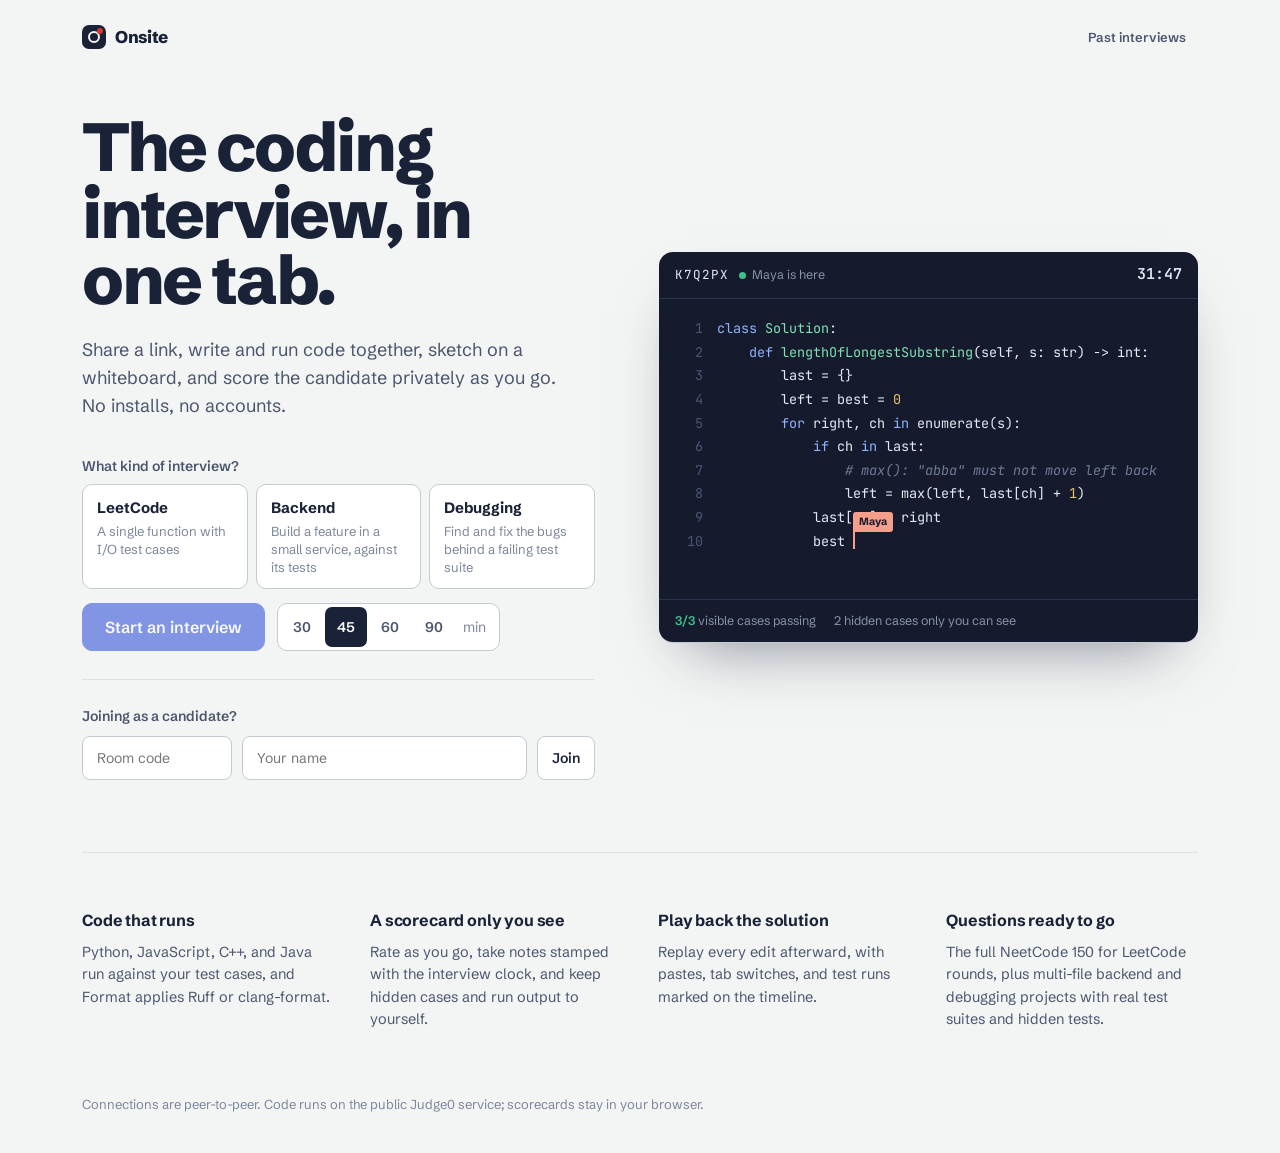
<file: index.html>
<!doctype html>
<html lang="en">
<head>
<meta charset="utf-8" />
<meta name="viewport" content="width=device-width, initial-scale=1" />
<title>Onsite — Run coding interviews in the browser</title>
<meta name="description" content="Share a link, write and run code together, sketch on a whiteboard, and score the candidate privately. No installs, no accounts." />
<link rel="icon" href="data:image/svg+xml,<svg xmlns=%22http://www.w3.org/2000/svg%22 viewBox=%220 0 32 32%22><rect width=%2232%22 height=%2232%22 rx=%227%22 fill=%22%231A2238%22/><circle cx=%2216%22 cy=%2216%22 r=%228%22 fill=%22none%22 stroke=%22%23F4F6F5%22 stroke-width=%223%22/><circle cx=%2223%22 cy=%229%22 r=%223%22 fill=%22%23D6382F%22/></svg>" />
<link rel="stylesheet" href="style.css?v=44" />
</head>
<body class="landing">
  <header class="landing-top">
    <a class="brand" href="index.html">
      <span class="brand-mark" aria-hidden="true"></span>
      <span class="brand-name">Onsite</span>
    </a>
    <a class="btn btn-sm btn-ghost" href="#history" id="historyLink">Past interviews</a>
  </header>

  <div id="homeView">
    <main class="landing-main">
      <div>
        <h1>The coding interview, in one tab.</h1>
        <p class="lede">Share a link, write and run code together, sketch on a whiteboard, and score the candidate privately as you go. No installs, no accounts.</p>

        <fieldset class="type-picker" id="typePicker">
          <legend>What kind of interview?</legend>
          <label class="type-option">
            <input type="radio" name="kind" value="leetcode" />
            <span class="type-name">LeetCode</span>
            <span class="type-desc">A single function with I/O test cases</span>
          </label>
          <label class="type-option">
            <input type="radio" name="kind" value="backend" />
            <span class="type-name">Backend</span>
            <span class="type-desc">Build a feature in a small service, against its tests</span>
          </label>
          <label class="type-option">
            <input type="radio" name="kind" value="debugging" />
            <span class="type-name">Debugging</span>
            <span class="type-desc">Find and fix the bugs behind a failing test suite</span>
          </label>
        </fieldset>

        <div class="start-block">
          <button class="btn btn-primary" id="startInterviewBtn" type="button" disabled title="Choose a kind of interview first">Start an interview</button>
          <fieldset class="length-picker">
            <legend>Interview length</legend>
            <label><input type="radio" name="length" value="30" />30</label>
            <label><input type="radio" name="length" value="45" checked />45</label>
            <label><input type="radio" name="length" value="60" />60</label>
            <label><input type="radio" name="length" value="90" />90</label>
            <span class="length-suffix">min</span>
          </fieldset>
        </div>

        <form class="join-form" id="joinForm" novalidate>
          <label for="joinCodeInput">Joining as a candidate?</label>
          <input id="joinCodeInput" placeholder="Room code" autocomplete="off" maxlength="12" spellcheck="false" />
          <input id="candidateNameInput" placeholder="Your name" autocomplete="name" maxlength="40" />
          <button class="btn" type="submit">Join</button>
          <p class="form-error hidden" id="joinError" role="alert"></p>
        </form>
      </div>

      <figure class="preview" aria-label="Preview of an interview room">
        <div class="preview-bar">
          <span class="pv-room">K7Q2PX</span>
          <span class="pv-live">Maya is here</span>
          <span class="pv-spacer"></span>
          <span class="pv-clock" id="pvClock">31:48</span>
        </div>
<pre class="preview-code" aria-hidden="true"><span class="ln"><span class="pv-k">class</span> <span class="pv-f">Solution</span>:</span><span class="ln">    <span class="pv-k">def</span> <span class="pv-f">lengthOfLongestSubstring</span>(self, s: str) -&gt; int:</span><span class="ln">        last = {}</span><span class="ln">        left = best = <span class="pv-n">0</span></span><span class="ln">        <span class="pv-k">for</span> right, ch <span class="pv-k">in</span> enumerate(s):</span><span class="ln">            <span class="pv-k">if</span> ch <span class="pv-k">in</span> last:</span><span class="ln">                <span class="pv-c"># max(): "abba" must not move left back</span></span><span class="ln">                left = max(left, last[ch] + <span class="pv-n">1</span>)</span><span class="ln">            last[ch] = right</span><span class="ln">            <span id="pvTyped"></span><span class="pv-cursor"><span class="pv-cursor-flag">Maya</span></span></span></pre>
        <div class="preview-foot">
          <span><strong>3/3</strong> visible cases passing</span>
          <span class="pv-hidden">2 hidden cases only you can see</span>
        </div>
      </figure>
    </main>

    <section class="features" aria-label="What's in the room">
      <div class="feature">
        <h2>Code that runs</h2>
        <p>Python, JavaScript, C++, and Java run against your test cases, and Format applies Ruff or clang-format.</p>
      </div>
      <div class="feature">
        <h2>A scorecard only you see</h2>
        <p>Rate as you go, take notes stamped with the interview clock, and keep hidden cases and run output to yourself.</p>
      </div>
      <div class="feature">
        <h2>Play back the solution</h2>
        <p>Replay every edit afterward, with pastes, tab switches, and test runs marked on the timeline.</p>
      </div>
      <div class="feature">
        <h2>Questions ready to go</h2>
        <p>The full NeetCode 150 for LeetCode rounds, plus multi-file backend and debugging projects with real test suites and hidden tests.</p>
      </div>
    </section>

    <footer class="landing-foot">Connections are peer-to-peer. Code runs on the public Judge0 service; scorecards stay in your browser.</footer>
  </div>

  <section class="history-panel hidden" id="historyView" aria-labelledby="historyTitle">
    <h1 id="historyTitle">Past interviews</h1>
    <p class="hint">Saved in this browser when you leave a room or reset it for the next candidate. Never uploaded.</p>
    <div id="historyList"></div>
  </section>

<script src="report.js?v=3"></script>
<script>
window.addEventListener('pageshow', function (e) {
  if (e.persisted) window.location.reload();
});

function randomCode(len = 6) {
  const chars = 'ABCDEFGHJKLMNPQRSTUVWXYZ23456789';
  let out = '';
  for (let i = 0; i < len; i++) out += chars[Math.floor(Math.random() * chars.length)];
  return out;
}

// The kind of interview decides the room's interface (single function vs.
// a multi-file project), so there's no default: it has to be chosen.
const startBtn = document.getElementById('startInterviewBtn');
document.querySelectorAll('input[name="kind"]').forEach(r => r.addEventListener('change', () => {
  startBtn.disabled = false;
  startBtn.removeAttribute('title');
}));
startBtn.addEventListener('click', () => {
  const kind = document.querySelector('input[name="kind"]:checked');
  if (!kind) return;
  const length = document.querySelector('input[name="length"]:checked').value;
  window.location.href = `interview.html?room=${randomCode()}&role=interviewer&type=${kind.value}&duration=${length}`;
});

const joinForm = document.getElementById('joinForm');
const joinCodeInput = document.getElementById('joinCodeInput');
const nameInput = document.getElementById('candidateNameInput');
const joinError = document.getElementById('joinError');
try { nameInput.value = localStorage.getItem('onsite-name') || ''; } catch {}

joinForm.addEventListener('submit', e => {
  e.preventDefault();
  // Accept a pasted invite link as well as a bare code.
  const raw = joinCodeInput.value.trim();
  const fromLink = raw.match(/[?&]room=([A-Za-z0-9]+)/);
  const code = (fromLink ? fromLink[1] : raw).replace(/[^A-Za-z0-9]/g, '').toUpperCase();
  const name = nameInput.value.trim();
  if (!code) { showJoinError('Enter the room code from your invite.'); joinCodeInput.focus(); return; }
  if (!name) { showJoinError('Enter your name so the interviewer knows who is joining.'); nameInput.focus(); return; }
  try { localStorage.setItem('onsite-name', name); } catch {}
  window.location.href = `interview.html?room=${encodeURIComponent(code)}&role=candidate&name=${encodeURIComponent(name)}`;
});
function showJoinError(text) {
  joinError.textContent = text;
  joinError.classList.remove('hidden');
}

const prefillRoom = new URLSearchParams(window.location.search).get('room');
if (prefillRoom) {
  joinCodeInput.value = prefillRoom.toUpperCase();
  nameInput.focus();
}

// Preview: the clock ticks and the candidate finishes the line.
(function () {
  const reduce = window.matchMedia('(prefers-reduced-motion: reduce)').matches;
  const typed = document.getElementById('pvTyped');
  const line = 'best = max(best, right - left + 1)';
  if (reduce) { typed.textContent = line; return; }
  let i = 0;
  setTimeout(function type() {
    typed.textContent = line.slice(0, ++i);
    if (i < line.length) setTimeout(type, 55 + Math.random() * 90);
  }, 900);
  const clock = document.getElementById('pvClock');
  let remaining = 31 * 60 + 48;
  setInterval(() => {
    remaining = Math.max(0, remaining - 1);
    clock.textContent = `${String(Math.floor(remaining / 60)).padStart(2, '0')}:${String(remaining % 60).padStart(2, '0')}`;
  }, 1000);
})();

// ---------- Past interviews ----------
function escapeHtml(s) {
  return String(s).replace(/[&<>"']/g, c => ({ '&': '&amp;', '<': '&lt;', '>': '&gt;', '"': '&quot;', "'": '&#39;' }[c]));
}

function renderHistory() {
  const list = document.getElementById('historyList');
  let entries = [];
  try { entries = JSON.parse(localStorage.getItem('onsite-history') || localStorage.getItem('mockmate-history') || '[]'); } catch {}
  if (!entries.length) {
    list.innerHTML = '<p class="history-empty">No interviews yet. Start one, fill in the scorecard, and it shows up here when you leave the room.</p>';
    return;
  }
  list.innerHTML = entries.map((e, idx) => {
    const verdictLabel = e.verdict === 'pass' ? 'Pass' : e.verdict === 'fail' ? 'No pass' : '';
    const scores = Object.entries(e.scores || {}).map(([k, v]) => `${escapeHtml(k)} ${v}/4`).join(', ');
    const meta = [new Date(e.date).toLocaleString([], { dateStyle: 'medium', timeStyle: 'short' })];
    if (e.type) meta.push({ leetcode: 'LeetCode', backend: 'Backend', debugging: 'Debugging' }[e.type] || '');
    if (e.durationMin != null) meta.push(`${e.durationMin} min`);
    if (e.difficulty) meta.push(escapeHtml(e.difficulty));
    return `
      <article class="history-entry">
        <div class="history-entry-top">
          <span class="history-entry-name">${escapeHtml(e.candidateName || 'Unnamed candidate')}</span>
          ${verdictLabel ? `<span class="verdict-badge ${e.verdict}">${verdictLabel}</span>` : ''}
        </div>
        <div class="history-entry-meta">${meta.join(', ')}</div>
        ${scores ? `<div class="history-entry-scores">${scores}</div>` : ''}
        ${e.summary ? `<div class="history-entry-summary">${escapeHtml(e.summary)}</div>` : ''}
        ${e.notes && e.notes.length ? `<ul class="history-entry-notes">${e.notes.map(n => `<li>${escapeHtml(n)}</li>`).join('')}</ul>` : ''}
        ${e.questionSnippet ? `<div class="history-entry-question">${escapeHtml(e.questionSnippet)}${e.questionSnippet.length >= 140 ? '…' : ''}</div>` : ''}
        <button class="btn btn-sm history-report" type="button" data-idx="${idx}">Open report</button>
      </article>`;
  }).join('');
  list.querySelectorAll('.history-report').forEach(b => {
    b.addEventListener('click', () => window.OnsiteReport.open(entries[+b.dataset.idx]));
  });
}

function route() {
  const history = window.location.hash === '#history';
  document.getElementById('homeView').classList.toggle('hidden', history);
  document.getElementById('historyView').classList.toggle('hidden', !history);
  const link = document.getElementById('historyLink');
  link.textContent = history ? 'Back' : 'Past interviews';
  link.setAttribute('href', history ? '#' : '#history');
  if (history) renderHistory();
}
window.addEventListener('hashchange', route);
route();
</script>
</body>
</html>
</file>
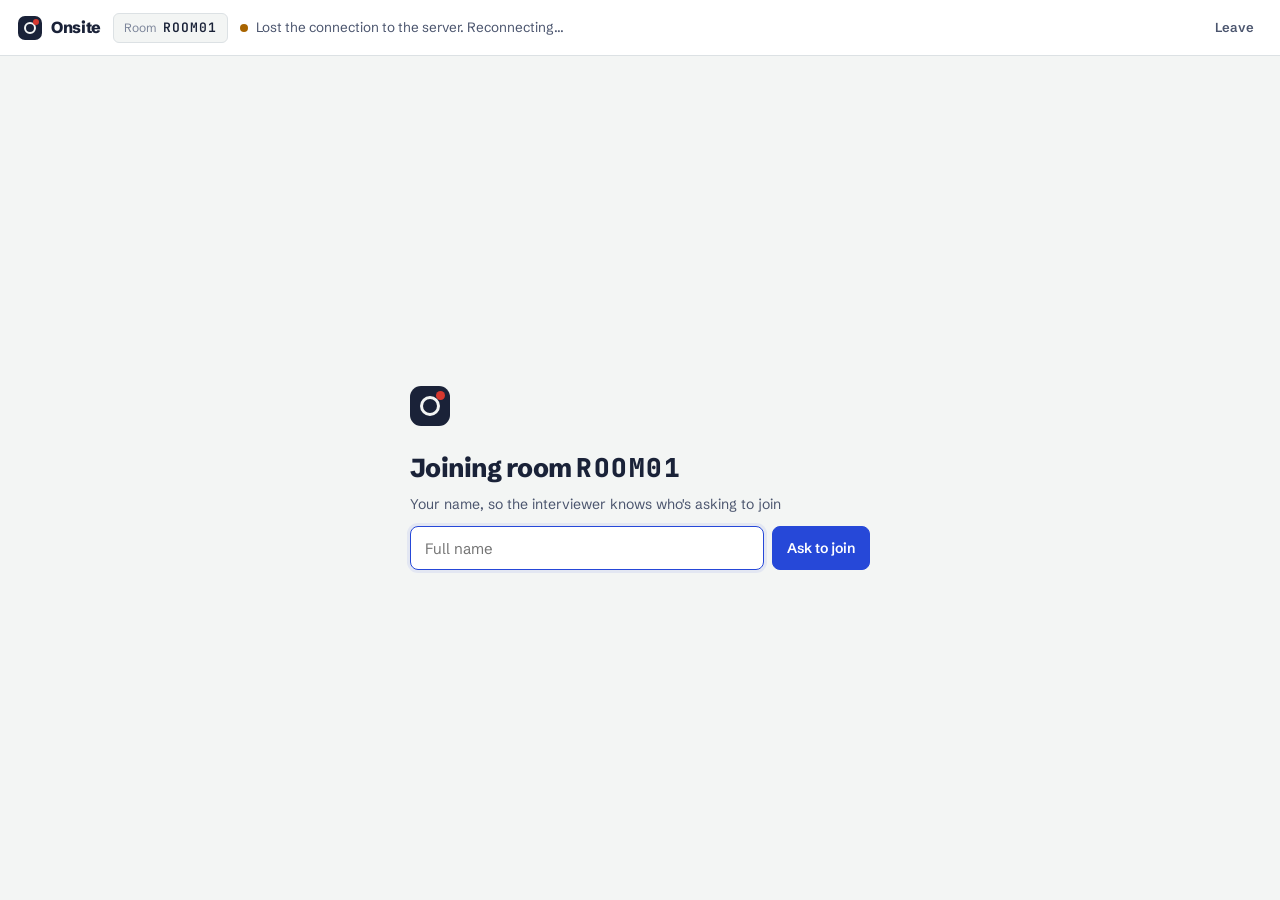
<file: interview.html>
<!doctype html>
<html lang="en">
<head>
<meta charset="utf-8" />
<meta name="viewport" content="width=device-width, initial-scale=1" />
<title>Onsite — Interview room</title>
<link rel="icon" href="data:image/svg+xml,<svg xmlns=%22http://www.w3.org/2000/svg%22 viewBox=%220 0 32 32%22><rect width=%2232%22 height=%2232%22 rx=%227%22 fill=%22%231A2238%22/><circle cx=%2216%22 cy=%2216%22 r=%228%22 fill=%22none%22 stroke=%22%23F4F6F5%22 stroke-width=%223%22/><circle cx=%2223%22 cy=%229%22 r=%223%22 fill=%22%23D6382F%22/></svg>" />
<link rel="stylesheet" href="style.css?v=49" />
<link rel="stylesheet" href="vendor/codemirror/codemirror.min.css" />
</head>
<body class="room">
  <header class="topbar">
    <div class="topbar-left">
      <a class="brand" href="index.html" aria-label="Onsite home">
        <span class="brand-mark" aria-hidden="true"></span>
        <span class="brand-name">Onsite</span>
      </a>
      <button class="room-code-pill" id="roomCodePill" type="button" title="Copy invite link">
        <span class="room-code-label">Room</span>
        <span class="room-code-chip" id="roomChip">------</span>
      </button>
      <span class="room-type hidden" id="roomType"></span>
      <span class="conn-status"><span class="conn-dot" id="connDot"></span><span id="connText">Waiting for your candidate</span></span>
    </div>
    <div class="topbar-right">
      <span class="verdict-badge hidden" id="verdictBadge"></span>
      <div class="timer-group">
        <select class="duration-select hidden" id="durationSelect" aria-label="Interview length">
          <option value="30">30 min</option>
          <option value="45" selected>45 min</option>
          <option value="60">60 min</option>
          <option value="90">90 min</option>
        </select>
        <span class="timer" id="timer">45:00</span>
        <button class="btn btn-primary btn-sm hidden" id="startTimerBtn" type="button">Start interview</button>
      </div>
      <button class="btn btn-sm hidden" id="copyRoomLink" type="button">Copy invite link</button>
      <button class="btn btn-sm btn-danger-quiet hidden" id="endAccessBtn" type="button">Remove candidate</button>
      <a href="index.html" class="btn btn-sm btn-ghost leave-link" id="leaveLink">Leave</a>
    </div>
  </header>

  <div class="error-banner hidden" id="errorBanner"></div>

  <div class="admit-banner hidden" id="admitBanner" role="alert">
    <span id="admitBannerText"></span>
    <button class="btn btn-sm btn-go" id="admitBtn" type="button">Let them in</button>
    <button class="btn btn-sm btn-ghost-inverse" id="denyBtn" type="button">Deny</button>
  </div>

  <div class="waiting-overlay hidden" id="waitingOverlay">
    <div class="waiting-box">
      <span class="brand-mark brand-mark-lg" aria-hidden="true"></span>
      <p class="waiting-title" id="waitingTitle">Joining room <span id="waitingRoom"></span></p>
      <p class="waiting-text" id="waitingText">Connecting…</p>
      <form class="name-form hidden" id="nameForm">
        <label for="nameFormInput">Your name, so the interviewer knows who's asking to join</label>
        <div class="name-form-row">
          <input id="nameFormInput" autocomplete="name" maxlength="40" placeholder="Full name" required />
          <button class="btn btn-primary" type="submit">Ask to join</button>
        </div>
      </form>
    </div>
  </div>

  <div class="session-end-overlay hidden" id="sessionEndOverlay">
    <div class="session-end-box">
      <div class="session-end-title" id="sessionEndTitle">Interview ended</div>
      <p id="sessionEndReason">The interviewer ended the interview.</p>
      <button class="btn hidden" id="sessionEndResetBtn" type="button">Reset for next candidate</button>
    </div>
  </div>

  <div class="replay-overlay hidden" id="replayOverlay" role="dialog" aria-modal="true" aria-labelledby="replayTitle">
    <div class="replay-box">
      <div class="replay-head">
        <h2 id="replayTitle">Code playback <span class="replay-file" id="replayFile"></span></h2>
        <button class="btn btn-sm btn-ghost" id="replayClose" type="button">Close</button>
      </div>
      <div class="replay-editor"><textarea id="replayArea"></textarea></div>
      <div class="replay-controls">
        <button class="btn btn-sm btn-primary replay-play" id="replayPlay" type="button">Play</button>
        <div class="replay-track">
          <div class="replay-markers" id="replayMarkers"></div>
          <input type="range" id="replaySlider" min="0" max="0" value="0" aria-label="Playback position" />
        </div>
        <span class="replay-time" id="replayTime">0:00</span>
        <select id="replaySpeed" aria-label="Playback speed">
          <option value="4">4×</option>
          <option value="10" selected>10×</option>
          <option value="30">30×</option>
        </select>
      </div>
      <p class="replay-legend"><span class="mk mk-paste"></span>Paste <span class="mk mk-away"></span>Left the tab <span class="mk mk-run"></span>Code run <span class="mk mk-question"></span>Switched question</p>
    </div>
  </div>

  <main class="main-layout">
    <section class="editor-pane" aria-label="Code editor">
      <div class="editor-toolbar">
        <select id="langSelect" aria-label="Language">
          <option value="python" selected>Python</option>
          <option value="javascript">JavaScript</option>
          <option value="cpp">C++</option>
          <option value="java">Java</option>
        </select>
        <button class="btn btn-sm btn-dark btn-run" id="runBtn" type="button" title="Run (Cmd/Ctrl+Enter)">Run</button>
        <button class="btn btn-sm btn-dark" id="runTestsBtn" type="button">Run tests</button>
        <button class="btn btn-sm btn-dark" id="formatCodeBtn" type="button" title="Format with Ruff (Python) or clang-format (C++/Java/JS) — Cmd/Ctrl+Shift+F">Format</button>
        <div class="toolbar-spacer"></div>
        <div class="editor-settings">
          <button class="btn btn-sm btn-dark" id="editorSettingsBtn" type="button" aria-expanded="false" aria-controls="editorSettingsMenu" title="Editor settings">Aa</button>
          <div class="settings-menu hidden" id="editorSettingsMenu" role="dialog" aria-label="Editor settings">
            <div class="settings-row">
              <span id="fontSizeLabel">Text size</span>
              <div class="stepper" role="group" aria-labelledby="fontSizeLabel">
                <button type="button" id="fontDownBtn" aria-label="Smaller text">−</button>
                <output id="fontSizeOut" aria-live="polite">14</output>
                <button type="button" id="fontUpBtn" aria-label="Larger text">+</button>
              </div>
            </div>
            <div class="settings-row">
              <span id="editorThemeLabel">Editor</span>
              <div class="seg" role="group" aria-labelledby="editorThemeLabel">
                <button type="button" data-editor-theme="dark">Dark</button>
                <button type="button" data-editor-theme="light">Light</button>
              </div>
            </div>
            <div class="settings-row">
              <span id="autocompleteLabel">Autocomplete</span>
              <div class="seg" role="group" aria-labelledby="autocompleteLabel">
                <button type="button" data-autocomplete="on">On</button>
                <button type="button" data-autocomplete="off">Off</button>
              </div>
            </div>
            <div class="settings-row">
              <span id="languageServerLabel">Language server</span>
              <div class="seg" role="group" aria-labelledby="languageServerLabel">
                <button type="button" data-language-server="on">On</button>
                <button type="button" data-language-server="off">Off</button>
              </div>
            </div>
            <p class="settings-note settings-status" id="languageServerStatus" aria-live="polite"></p>
            <div class="settings-row">
              <span>Shortcuts</span>
              <button type="button" class="settings-link" id="commandPaletteBtn">All commands <kbd class="keycap">F1</kbd></button>
            </div>
            <p class="settings-note">Only changes your screen.</p>
          </div>
        </div>
        <button class="btn btn-sm btn-dark" id="whiteboardToggle" type="button">Whiteboard</button>
      </div>
      <div class="file-bar hidden" id="fileBar">
        <div class="file-tabs" id="fileTabs" role="tablist" aria-label="Project files"></div>
        <div class="file-actions hidden" id="fileActions">
          <button class="file-action" id="newFileBtn" type="button">New file</button>
          <button class="file-action" id="hideFileBtn" type="button">Hide</button>
          <button class="file-action" id="deleteFileBtn" type="button">Delete</button>
          <label class="file-run-toggle" title="Lets the candidate use Run and Run tests. Results for hidden files stay private.">
            <input type="checkbox" id="candidateRunsToggle" checked />Candidate runs
          </label>
          <label class="file-run-toggle" id="browserRunLabel" title="Run this Python practical in your browser instead of the cloud sandbox, so it can reach services on your computer, like a local model at http://localhost:11434.">
            <input type="checkbox" id="browserRunToggle" />Run in this browser
          </label>
        </div>
      </div>
      <div class="editor-surface" id="editorSurface">
        <textarea id="codeArea"></textarea>

        <div class="whiteboard-wrap hidden" id="whiteboardWrap">
          <div class="wb-toolbar">
            <div class="wb-tools" id="wbTools">
              <button class="wb-tool active" data-tool="select" title="Select / move / resize" type="button">Select</button>
              <button class="wb-tool" data-tool="pen" title="Pen" type="button">Pen</button>
              <button class="wb-tool" data-tool="rect" title="Rectangle" type="button">Box</button>
              <button class="wb-tool" data-tool="ellipse" title="Ellipse" type="button">Circle</button>
              <button class="wb-tool" data-tool="line" title="Line" type="button">Line</button>
              <button class="wb-tool" data-tool="arrow" title="Arrow" type="button">Arrow</button>
              <button class="wb-tool" data-tool="text" title="Text" type="button">Text</button>
              <button class="wb-tool" data-tool="eraser" title="Eraser" type="button">Eraser</button>
            </div>
            <div class="wb-sep"></div>
            <div class="wb-colors" id="wbColors">
              <button class="wb-color active" data-color="#1A2238" style="background:#1A2238" title="Black marker" type="button"></button>
              <button class="wb-color" data-color="#2648D8" style="background:#2648D8" title="Blue marker" type="button"></button>
              <button class="wb-color" data-color="#16865A" style="background:#16865A" title="Green marker" type="button"></button>
              <button class="wb-color" data-color="#D6382F" style="background:#D6382F" title="Red marker" type="button"></button>
            </div>
            <div class="wb-sep"></div>
            <div class="wb-widths" id="wbWidths">
              <button class="wb-width" data-width="1.5" title="Fine" type="button"><span></span></button>
              <button class="wb-width active" data-width="2.5" title="Medium" type="button"><span></span></button>
              <button class="wb-width" data-width="5" title="Chisel" type="button"><span></span></button>
            </div>
            <div class="wb-sep"></div>
            <button class="btn btn-xs" id="wbUndo" title="Undo (Cmd/Ctrl+Z)" type="button">Undo</button>
            <button class="btn btn-xs" id="wbRedo" title="Redo (Cmd/Ctrl+Shift+Z)" type="button">Redo</button>
            <div class="wb-sep"></div>
            <button class="btn btn-xs" id="wbZoomOut" title="Zoom out" type="button">−</button>
            <button class="btn btn-xs" id="wbZoomReset" title="Reset view" type="button">100%</button>
            <button class="btn btn-xs" id="wbZoomIn" title="Zoom in" type="button">+</button>
            <div class="toolbar-spacer"></div>
            <button class="btn btn-xs btn-danger-quiet" id="wbClear" type="button">Erase board</button>
          </div>
          <div class="wb-canvas-wrap">
            <canvas id="wbCanvas"></canvas>
          </div>
        </div>
      </div>
      <div class="output-head">
        <span>Output</span>
        <span class="output-private hidden" id="outputPrivate">Only you can see this</span>
        <button class="output-clear" id="clearOutputBtn" type="button">Clear</button>
      </div>
      <div class="output-pane" id="outputPane">Run your code to see output here.</div>
    </section>

    <div class="resize-handle" id="resizeHandle" role="separator" aria-orientation="vertical" aria-label="Resize side panel"></div>

    <aside class="side-pane" id="sidePane">
      <div class="invite-card hidden" id="inviteCard">
        <p class="invite-title">Invite your candidate</p>
        <p class="invite-text">Send them this link. You'll be asked to let them in when they arrive.</p>
        <div class="invite-row">
          <code class="invite-link" id="inviteLinkText"></code>
          <button class="btn btn-sm btn-primary" id="inviteCopyBtn" type="button">Copy</button>
        </div>
      </div>

      <nav class="tab-bar" id="tabBar" role="tablist">
        <button class="tab-btn active" data-tab="question" type="button" role="tab">Question</button>
        <button class="tab-btn" data-tab="tests" type="button" role="tab">Tests</button>
        <button class="tab-btn hidden" id="notesTabBtn" data-tab="notes" type="button" role="tab">Log</button>
        <button class="tab-btn hidden" id="feedbackTabBtn" data-tab="feedback" type="button" role="tab">Scorecard</button>
      </nav>

      <div class="tab-panels">
        <div class="tab-panel active" data-panel="question">
          <div class="question-pane">
            <div class="question-tabs hidden" id="questionTabs" role="tablist" aria-label="Questions in this interview"></div>
            <div class="side-header-row">
              <div class="question-actions" id="interviewerQuestionActions">
                <button class="btn btn-sm" id="importLeetcodeBtn" type="button">Choose a question</button>
                <button class="btn btn-sm btn-primary reveal" id="revealBtn" type="button">Show to candidate</button>
              </div>
              <span class="hidden-note hidden" id="candidateHiddenNote">Your interviewer will share the question here.</span>
            </div>
            <p class="prep-note hidden" id="prepNote" role="status"></p>
            <div class="question-meta" id="questionMeta" role="group" aria-label="Difficulty">
              <button class="difficulty-btn difficulty-easy" data-difficulty="easy" type="button">Easy</button>
              <button class="difficulty-btn difficulty-medium" data-difficulty="medium" type="button">Medium</button>
              <button class="difficulty-btn difficulty-hard" data-difficulty="hard" type="button">Hard</button>
            </div>
            <div class="question-badges hidden" id="questionBadges"></div>
            <textarea id="questionArea" placeholder="Write or paste the problem, constraints, and examples — or choose one from the question bank."></textarea>

            <div class="import-panel hidden" id="importPanel">
              <div class="import-section hidden" id="projectBankSection">
                <p class="import-label" id="projectBankLabel">Projects</p>
                <p class="import-hint" id="projectBankHint"></p>
                <div class="bank-list" id="projectBankList"></div>
                <div class="project-blank-row">
                  <button class="btn btn-sm" type="button" data-blank-project="python">Blank Python project</button>
                  <button class="btn btn-sm" type="button" data-blank-project="javascript">Blank JavaScript project</button>
                  <button class="btn btn-sm btn-ghost" type="button" id="projectBankCancelBtn">Cancel</button>
                </div>
              </div>
              <div class="import-section" data-leetcode-only>
                <p class="import-label">NeetCode 150</p>
                <p class="import-hint">Loads the problem, its LeetCode starter code, and test cases from its examples. Problems marked "Hidden tests" also add hidden edge cases and a reference approach to your private notes.</p>
                <input class="bank-search" id="bankSearch" type="search" placeholder="Search by name, number, or topic" autocomplete="off" aria-label="Search the question bank" />
                <div class="bank-groups" id="bankList"></div>
              </div>
              <div class="import-section" data-leetcode-only>
                <p class="import-label">From LeetCode</p>
                <p class="import-hint">Paste any problem URL to pull its description, difficulty, and examples. Starter code comes along for NeetCode 150 problems; LeetCode doesn't let a browser fetch it for others. Premium problems can't be fetched — paste the page text instead.</p>
                <div class="import-fetch-row">
                  <input id="importUrlInput" placeholder="https://leetcode.com/problems/two-sum/" autocomplete="off" />
                  <button class="btn btn-sm btn-primary" id="importFetchBtn" type="button">Fetch</button>
                </div>
                <textarea id="importPasteArea" placeholder="Or paste the whole problem page here…"></textarea>
                <div class="import-actions">
                  <button class="btn btn-sm btn-ghost" id="importCancelBtn" type="button">Cancel</button>
                  <button class="btn btn-sm" id="importConfirmBtn" type="button">Use pasted text</button>
                </div>
              </div>
            </div>
          </div>
        </div>

        <div class="tab-panel" data-panel="tests">
          <div class="testcase-pane hidden" id="testcasePane">
            <div class="side-header-row tests-header-row">
              <p class="testcase-hint" id="testcaseHint">Input takes one JSON value per argument, one per line. Hidden cases are never shown to the candidate.</p>
              <button class="btn btn-sm" id="addTestcaseBtn" type="button">Add case</button>
            </div>
            <div id="testcaseList"></div>
          </div>
          <div class="project-tests hidden" id="projectTestsPane">
            <p class="testcase-hint" id="projectTestsHint"></p>
            <div id="projectTestsList"></div>
          </div>
        </div>

        <div class="tab-panel" data-panel="notes">
          <div class="paste-log hidden" id="pasteLog">
            <form class="log-form" id="logForm">
              <input id="logInput" placeholder="Add a note — stamped with the interview clock" autocomplete="off" />
            </form>
            <div class="paste-log-list" id="pasteLogList"><div class="paste-log-empty">Notes you add, pastes, tab switches, and test runs appear here in order.</div></div>
          </div>

          <div class="solution-pane hidden" id="solutionPane">
            <label class="side-header" for="solutionArea">Reference solution</label>
            <textarea id="solutionArea" placeholder="Expected approach, complexity, follow-ups. Never sent to the candidate."></textarea>
          </div>
        </div>

        <div class="tab-panel" data-panel="feedback">
          <div class="feedback-pane hidden" id="feedbackPane">
            <div class="feedback-scores" id="feedbackScores"></div>
            <textarea id="feedbackSummary" placeholder="Summary: strengths, gaps, and whether you'd move them forward."></textarea>
            <div class="verdict-buttons">
              <button class="verdict-btn pass" id="passBtn" type="button">Pass</button>
              <button class="verdict-btn fail" id="failBtn" type="button">No pass</button>
              <button class="verdict-btn clear" id="clearVerdictBtn" type="button">Clear</button>
            </div>
            <div class="feedback-actions">
              <button class="btn btn-sm" id="replayBtn" type="button">Play back the code</button>
              <button class="btn btn-sm" id="openReportBtn" type="button">Open report</button>
              <button class="btn btn-sm copy-feedback" id="copyFeedbackBtn" type="button">Copy summary</button>
            </div>
            <button class="btn btn-sm btn-danger-quiet reset-room" id="resetRoomBtn" type="button">Reset for next candidate</button>
          </div>
        </div>
      </div>
    </aside>
  </main>

<script>
window.addEventListener('error', function (e) {
  var el = document.getElementById('errorBanner');
  if (!el) return;
  el.textContent = 'Something failed to load (' + (e.message || 'script error') + '). Hard-refresh the page; if it keeps happening, this browser may be blocking a required script.';
  el.classList.remove('hidden');
});
// If the browser restores this page from its back-forward cache (common on
// mobile Safari when swiping back/forward), force a real reload — otherwise
// a stale, frozen snapshot can be shown with no new network request at all.
window.addEventListener('pageshow', function (e) {
  if (e.persisted) window.location.reload();
});
</script>
<script src="vendor/codemirror/codemirror.min.js"></script>
<script src="vendor/codemirror/mode/javascript/javascript.min.js"></script>
<script src="vendor/codemirror/mode/clike/clike.min.js"></script>
<script src="vendor/codemirror/mode/python/python.min.js"></script>
<script src="vendor/codemirror/addon/comment/comment.min.js"></script>
<script src="vendor/codemirror/addon/edit/matchbrackets.js"></script>
<script src="vendor/codemirror/addon/edit/closebrackets.js"></script>
<script src="vendor/codemirror/addon/selection/active-line.js"></script>
<script src="vendor/codemirror/addon/hint/show-hint.js"></script>
<script src="vendor/peerjs/peerjs.min.js"></script>
<script src="questions.js?v=31"></script>
<script src="neetcode150.js?v=1"></script>
<script src="projects.js?v=1"></script>
<script src="project-runner.js?v=1"></script>
<script src="report.js?v=3"></script>
<script src="app.js?v=58"></script>
</body>
</html>
</file>
<file: style.css>
@import url('https://fonts.googleapis.com/css2?family=JetBrains+Mono:wght@400;500;600&family=Schibsted+Grotesk:wght@400;500;600;700;800&display=swap');

/* Onsite — the interview room's whiteboard: board white, marker-ink navy,
   and the three dry-erase colors (blue, green, red) used for meaning only:
   blue = action, green = passing / connected, red = time / failing. */
:root {
  --board: #F3F5F4;
  --surface: #FFFFFF;
  --surface-2: #EDF0EF;
  --ink: #1A2238;
  --ink-2: #4B556E;
  --ink-3: #7C859A;
  --rule: #DCE1E4;
  --rule-2: #C3CAD2;
  --blue: #2648D8;
  --blue-ink: #1A35A8;
  --blue-wash: rgba(38, 72, 216, 0.08);
  --green: #16865A;
  --green-wash: rgba(22, 134, 90, 0.1);
  --red: #D6382F;
  --red-wash: rgba(214, 56, 47, 0.09);
  --amber: #A86400;
  --amber-wash: rgba(201, 125, 0, 0.12);

  --slate: #151B2D;
  --slate-2: #1B2236;
  --slate-3: #232B42;
  --slate-rule: #2A334C;
  --slate-text: #E4E8F2;
  --slate-dim: #8A93AD;

  --sans: 'Schibsted Grotesk', system-ui, sans-serif;
  --mono: 'JetBrains Mono', ui-monospace, monospace;

  --r-sm: 5px;
  --r-md: 8px;
  --r-lg: 14px;
}

* { box-sizing: border-box; }

body {
  margin: 0;
  font-family: var(--sans);
  font-size: 14px;
  line-height: 1.45;
  background: var(--board);
  color: var(--ink);
  -webkit-font-smoothing: antialiased;
}

.hidden { display: none !important; }
a { color: inherit; }
button { font-family: inherit; }
:focus-visible { outline: 2px solid var(--blue); outline-offset: 2px; }

@media (prefers-reduced-motion: reduce) {
  *, *::before, *::after { animation: none !important; transition: none !important; }
}

/* ---------- Brand ---------- */
.brand {
  display: inline-flex;
  align-items: center;
  gap: 9px;
  text-decoration: none;
  color: var(--ink);
}
.brand-mark {
  display: inline-block;
  position: relative;
  width: 24px;
  height: 24px;
  border-radius: 7px;
  background: var(--ink);
  flex: none;
}
.brand-mark::before {
  content: '';
  position: absolute;
  inset: 6px;
  border: 2.5px solid var(--board);
  border-radius: 50%;
}
.brand-mark::after {
  content: '';
  position: absolute;
  top: 3px;
  right: 3px;
  width: 6px;
  height: 6px;
  border-radius: 50%;
  background: var(--red);
}
.brand-mark-lg { width: 40px; height: 40px; border-radius: 11px; }
.brand-mark-lg::before { inset: 10px; border-width: 3.5px; }
.brand-mark-lg::after { top: 5px; right: 5px; width: 9px; height: 9px; }
.brand-name {
  font-weight: 800;
  font-size: 17px;
  letter-spacing: -0.02em;
}

/* ---------- Buttons ---------- */
.btn {
  display: inline-flex;
  align-items: center;
  justify-content: center;
  gap: 6px;
  height: 36px;
  padding: 0 14px;
  border: 1px solid var(--rule-2);
  border-radius: var(--r-md);
  background: var(--surface);
  color: var(--ink);
  font-size: 14px;
  font-weight: 600;
  text-decoration: none;
  cursor: pointer;
  white-space: nowrap;
  transition: background .12s, border-color .12s, color .12s;
}
.btn:hover { border-color: var(--ink-3); background: var(--surface-2); }
.btn:disabled { opacity: .55; cursor: default; }
.btn-sm { height: 30px; padding: 0 11px; font-size: 13px; border-radius: 6px; }
.btn-xs { height: 26px; padding: 0 9px; font-size: 12px; border-radius: var(--r-sm); }
.btn-primary { background: var(--blue); border-color: var(--blue); color: #fff; }
.btn-primary:hover { background: var(--blue-ink); border-color: var(--blue-ink); }
.btn-primary.active { background: var(--surface); color: var(--blue); border-color: var(--blue); }
.btn-ghost { border-color: transparent; background: transparent; color: var(--ink-2); }
.btn-ghost:hover { background: var(--surface-2); border-color: transparent; color: var(--ink); }
.btn-danger-quiet { color: var(--red); }
.btn-danger-quiet:hover { border-color: var(--red); background: var(--red-wash); }
.btn-go { background: var(--green); border-color: var(--green); color: #fff; }
.btn-go:hover { background: #0F6E49; border-color: #0F6E49; }
.btn-ghost-inverse { background: transparent; border-color: rgba(255,255,255,.35); color: #fff; }
.btn-ghost-inverse:hover { background: rgba(255,255,255,.1); border-color: #fff; }

/* Buttons on the dark editor surface */
.btn-dark { background: var(--slate-3); border-color: var(--slate-rule); color: var(--slate-text); }
.btn-dark:hover { background: #2B3450; border-color: #3A4564; }
.btn-dark.active { background: var(--slate-text); color: var(--slate); border-color: var(--slate-text); }
.btn-run { background: var(--green); border-color: var(--green); color: #fff; }
.btn-run:hover { background: #12A06B; border-color: #12A06B; }

input, textarea, select {
  font-family: inherit;
  font-size: 14px;
  color: var(--ink);
}

/* ======================================================================
   Landing
   ====================================================================== */
body.landing { min-height: 100vh; }

.landing-top {
  display: flex;
  align-items: center;
  justify-content: space-between;
  max-width: 1180px;
  margin: 0 auto;
  padding: 22px 32px;
}

.landing-main {
  max-width: 1180px;
  margin: 0 auto;
  padding: 40px 32px 72px;
  display: grid;
  grid-template-columns: minmax(0, 1fr) minmax(0, 1.05fr);
  gap: 64px;
  align-items: center;
}

.landing h1 {
  font-size: clamp(40px, 5.4vw, 68px);
  font-weight: 800;
  line-height: 0.98;
  letter-spacing: -0.035em;
  margin: 0 0 22px;
  max-width: 11ch;
}

.lede {
  font-size: 18px;
  line-height: 1.55;
  color: var(--ink-2);
  max-width: 44ch;
  margin: 0 0 36px;
}

.type-picker {
  display: grid;
  grid-template-columns: repeat(3, minmax(0, 1fr));
  gap: 8px;
  margin: 0 0 14px;
  padding: 0;
  border: 0;
  min-width: 0;
}
.type-picker legend { margin-bottom: 8px; padding: 0; font-weight: 600; font-size: 14px; color: var(--ink-2); }
.type-option {
  position: relative;
  display: flex;
  flex-direction: column;
  gap: 3px;
  padding: 12px 14px;
  border: 1px solid var(--rule-2);
  border-radius: 10px;
  background: var(--surface);
  cursor: pointer;
}
.type-option:hover { border-color: var(--ink-3); }
.type-option input { position: absolute; opacity: 0; pointer-events: none; }
.type-option:has(input:checked) { border-color: var(--ink); box-shadow: inset 0 0 0 1px var(--ink); }
.type-option:has(input:focus-visible) { outline: 2px solid var(--blue); outline-offset: 1px; }
.type-name { font-weight: 700; font-size: 15px; }
.type-desc { font-size: 13px; line-height: 1.4; color: var(--ink-3); }
@media (max-width: 560px) { .type-picker { grid-template-columns: 1fr; } }

.start-block {
  display: flex;
  flex-wrap: wrap;
  align-items: center;
  gap: 12px;
  margin-bottom: 28px;
}
.start-block .btn { height: 48px; padding: 0 22px; font-size: 16px; border-radius: 10px; }

.length-picker {
  display: inline-flex;
  align-items: center;
  gap: 2px;
  padding: 3px;
  border: 1px solid var(--rule-2);
  border-radius: 10px;
  background: var(--surface);
  margin: 0;
  min-width: 0;
}
.length-picker legend { position: absolute; width: 1px; height: 1px; overflow: hidden; clip: rect(0 0 0 0); }
.length-picker label {
  position: relative;
  display: inline-flex;
  align-items: center;
  height: 40px;
  padding: 0 12px;
  border-radius: 7px;
  font-weight: 600;
  font-size: 14px;
  color: var(--ink-2);
  cursor: pointer;
  font-variant-numeric: tabular-nums;
}
.length-picker input { position: absolute; opacity: 0; pointer-events: none; }
.length-picker label:has(input:checked) { background: var(--ink); color: var(--surface); }
.length-picker label:has(input:focus-visible) { outline: 2px solid var(--blue); outline-offset: 1px; }
.length-suffix { color: var(--ink-3); font-size: 14px; padding: 0 10px 0 6px; }

.join-form {
  display: flex;
  flex-wrap: wrap;
  align-items: center;
  gap: 10px;
  padding-top: 26px;
  border-top: 1px solid var(--rule);
  max-width: 520px;
}
.join-form label { width: 100%; font-weight: 600; color: var(--ink-2); font-size: 14px; }
.join-form input {
  height: 44px;
  padding: 0 14px;
  border: 1px solid var(--rule-2);
  border-radius: var(--r-md);
  background: var(--surface);
}
.join-form input:focus { outline: none; border-color: var(--blue); box-shadow: 0 0 0 3px var(--blue-wash); }
#joinCodeInput {
  width: 150px;
  font-family: var(--mono);
  font-weight: 600;
  letter-spacing: 0.12em;
  text-transform: uppercase;
}
#joinCodeInput::placeholder { font-family: var(--sans); font-weight: 400; letter-spacing: 0; text-transform: none; }
#candidateNameInput { flex: 1; min-width: 160px; }
.join-form .btn { height: 44px; }
.form-error { width: 100%; margin: 0; color: var(--red); font-size: 13px; }

/* The preview: a miniature of the room, the one moment of motion on the page. */
.preview {
  position: relative;
  margin: 0;
  border-radius: var(--r-lg);
  background: var(--slate);
  color: var(--slate-text);
  box-shadow: 0 1px 0 var(--rule-2), 0 30px 60px -30px rgba(26, 34, 56, 0.55);
  overflow: hidden;
}
.preview-bar {
  display: flex;
  align-items: center;
  gap: 10px;
  padding: 12px 16px;
  border-bottom: 1px solid var(--slate-rule);
  font-size: 12.5px;
  color: var(--slate-dim);
}
.preview-bar .pv-room { font-family: var(--mono); color: var(--slate-text); letter-spacing: 0.08em; }
.preview-bar .pv-spacer { flex: 1; }
.preview-bar .pv-clock {
  font-family: var(--mono);
  font-size: 15px;
  font-weight: 600;
  color: var(--slate-text);
  font-variant-numeric: tabular-nums;
}
.pv-live { display: inline-flex; align-items: center; gap: 6px; }
.pv-live::before { content: ''; width: 7px; height: 7px; border-radius: 50%; background: #3BC48A; }
.preview-code {
  margin: 0;
  padding: 18px 0 22px;
  font-family: var(--mono);
  font-size: 13.5px;
  line-height: 1.75;
  min-height: 300px;
  white-space: pre;
  overflow: hidden;
  counter-reset: ln;
}
.preview-code .ln { display: block; padding-right: 16px; }
.preview-code .ln::before {
  counter-increment: ln;
  content: counter(ln);
  display: inline-block;
  width: 44px;
  padding-right: 14px;
  text-align: right;
  color: #4A5574;
}
.pv-k { color: #8FB3FF; }
.pv-f { color: #7FE0B0; }
.pv-c { color: #6F7A96; font-style: italic; }
.pv-n { color: #E9C46A; }
.pv-cursor {
  position: relative;
  display: inline-block;
  width: 2px;
  height: 1.25em;
  vertical-align: -0.25em;
  background: #F59E8B;
  animation: pv-blink 1s steps(1) infinite;
}
.pv-cursor-flag {
  position: absolute;
  bottom: 100%;
  left: 0;
  padding: 1px 6px;
  border-radius: 3px 3px 3px 0;
  background: #F59E8B;
  color: var(--slate);
  font-family: var(--sans);
  font-size: 10.5px;
  font-weight: 700;
  white-space: nowrap;
}
@keyframes pv-blink { 50% { opacity: 0; } }
.preview-foot {
  display: flex;
  gap: 18px;
  padding: 12px 16px;
  border-top: 1px solid var(--slate-rule);
  font-size: 12.5px;
  color: var(--slate-dim);
}
.preview-foot strong { color: #3BC48A; font-weight: 600; }
.preview-foot .pv-hidden { color: var(--slate-dim); }

.features {
  width: calc(100% - 64px);
  max-width: 1116px;
  margin: 0 auto;
  padding: 56px 0 40px;
  display: grid;
  grid-template-columns: repeat(4, minmax(0, 1fr));
  gap: 36px;
  border-top: 1px solid var(--rule);
}
.feature h2 { font-size: 16px; font-weight: 700; letter-spacing: -0.01em; margin: 0 0 8px; }
.feature p { margin: 0; color: var(--ink-2); line-height: 1.55; font-size: 14.5px; max-width: 34ch; }

.landing-foot {
  max-width: 1180px;
  margin: 0 auto;
  padding: 24px 32px 40px;
  color: var(--ink-3);
  font-size: 13px;
}

/* Past interviews */
.history-panel {
  max-width: 760px;
  margin: 0 auto;
  padding: 24px 32px 72px;
}
.history-panel h1 { font-size: 34px; max-width: none; margin-bottom: 6px; }
.history-panel .hint { color: var(--ink-3); margin: 0 0 28px; }
.history-entry {
  padding: 18px 0;
  border-top: 1px solid var(--rule);
}
.history-entry-top { display: flex; align-items: center; gap: 12px; margin-bottom: 4px; }
.history-entry-name { font-weight: 700; font-size: 16px; }
.history-entry-meta { color: var(--ink-3); font-size: 13px; margin-bottom: 8px; }
.history-entry-question, .history-entry-summary { color: var(--ink-2); font-size: 14px; margin-top: 6px; white-space: pre-wrap; }
.history-entry-scores { font-size: 13px; color: var(--ink-2); margin-top: 6px; }
.history-entry-notes { margin: 8px 0 0; padding-left: 18px; color: var(--ink-2); font-size: 13.5px; }
.history-report { margin-top: 12px; }
.history-empty { color: var(--ink-2); padding: 18px 0; border-top: 1px solid var(--rule); }

@media (max-width: 900px) {
  .landing-main { grid-template-columns: 1fr; gap: 44px; padding-top: 16px; }
  .features { grid-template-columns: 1fr 1fr; }
}
@media (max-width: 560px) {
  .landing-top, .landing-main, .landing-foot, .history-panel { padding-left: 16px; padding-right: 16px; }
  .features { width: calc(100% - 32px); }
  .features { grid-template-columns: 1fr; gap: 24px; }
  .preview-code { font-size: 12px; min-height: 0; }
  .start-block .btn { width: 100%; }
  #joinCodeInput, #candidateNameInput, .join-form .btn { width: 100%; }
}

/* ======================================================================
   Interview room
   ====================================================================== */
body.room {
  height: 100vh;
  display: flex;
  flex-direction: column;
  overflow: hidden;
}

.topbar {
  display: flex;
  align-items: center;
  justify-content: space-between;
  gap: 16px;
  height: 56px;
  padding: 0 14px 0 18px;
  background: var(--surface);
  border-bottom: 1px solid var(--rule);
  flex: none;
}
.topbar-left, .topbar-right { display: flex; align-items: center; gap: 12px; min-width: 0; }
.topbar .brand-name { font-size: 16px; }

.room-code-pill {
  display: inline-flex;
  align-items: baseline;
  gap: 7px;
  height: 30px;
  padding: 0 10px;
  border: 1px solid var(--rule);
  border-radius: 6px;
  background: var(--board);
  cursor: pointer;
  font-size: 12px;
  color: var(--ink-3);
  line-height: 28px;
}
.room-code-pill:hover:not(:disabled) { border-color: var(--rule-2); }
.room-code-pill:disabled { cursor: default; }
.room-code-chip { font-family: var(--mono); font-weight: 600; font-size: 13px; color: var(--ink); letter-spacing: 0.08em; }

.conn-status { display: inline-flex; align-items: center; gap: 8px; color: var(--ink-2); font-size: 13.5px; min-width: 0; }
#connText { overflow: hidden; text-overflow: ellipsis; white-space: nowrap; }
.conn-dot { width: 8px; height: 8px; border-radius: 50%; background: var(--ink-3); flex: none; }
.conn-dot.connected { background: var(--green); box-shadow: 0 0 0 3px var(--green-wash); }
.conn-dot.waiting { background: var(--amber); animation: pulse-dot 1.6s ease-in-out infinite; }
.conn-dot.error { background: var(--red); }
@keyframes pulse-dot { 50% { opacity: .35; } }

.timer-group {
  display: flex;
  align-items: center;
  gap: 8px;
  padding-right: 12px;
  margin-right: 2px;
  border-right: 1px solid var(--rule);
}
.timer {
  font-family: var(--mono);
  font-size: 19px;
  font-weight: 600;
  font-variant-numeric: tabular-nums;
  color: var(--ink-3);
  letter-spacing: -0.01em;
}
.timer.timer-running { color: var(--ink); }
.timer.timer-warning { color: var(--red); }
.duration-select {
  height: 30px;
  padding: 0 6px;
  border: 1px solid var(--rule-2);
  border-radius: 6px;
  background: var(--surface);
  font-size: 13px;
  font-weight: 600;
}

.verdict-badge {
  display: inline-flex;
  align-items: center;
  height: 24px;
  padding: 0 9px;
  border-radius: 999px;
  font-size: 12.5px;
  font-weight: 700;
}
.verdict-badge.pass { background: var(--green-wash); color: var(--green); }
.verdict-badge.fail { background: var(--red-wash); color: var(--red); }

.error-banner {
  padding: 10px 18px;
  background: var(--red);
  color: #fff;
  font-weight: 600;
  font-size: 13.5px;
}

.admit-banner {
  display: flex;
  align-items: center;
  gap: 12px;
  padding: 10px 18px;
  background: var(--ink);
  color: #fff;
  font-weight: 600;
  flex: none;
}
.admit-banner span { margin-right: auto; }

/* Main grid */
.main-layout {
  flex: 1;
  min-height: 0;
  display: grid;
  grid-template-columns: minmax(0, 1fr) 6px 400px;
}

.editor-pane {
  display: flex;
  flex-direction: column;
  min-width: 0;
  min-height: 0;
  background: var(--slate);
}
.editor-toolbar {
  display: flex;
  align-items: center;
  gap: 8px;
  padding: 10px 12px;
  border-bottom: 1px solid var(--slate-rule);
  flex: none;
}
.editor-toolbar select {
  height: 30px;
  padding: 0 8px;
  border: 1px solid var(--slate-rule);
  border-radius: 6px;
  background: var(--slate-3);
  color: var(--slate-text);
  font-weight: 600;
  font-size: 13px;
}
.toolbar-spacer { flex: 1; }

.editor-surface { position: relative; flex: 1; min-height: 0; }
.editor-surface .CodeMirror { height: 100%; }

.output-head {
  display: flex;
  align-items: center;
  gap: 10px;
  padding: 8px 14px;
  border-top: 1px solid var(--slate-rule);
  background: var(--slate-2);
  font-size: 12.5px;
  font-weight: 600;
  color: var(--slate-dim);
  flex: none;
}
.output-private { font-weight: 500; color: #6F7A96; }
.output-clear {
  margin-left: auto;
  border: 0;
  background: none;
  color: var(--slate-dim);
  font-size: 12.5px;
  font-weight: 600;
  cursor: pointer;
  padding: 2px 4px;
}
.output-clear:hover { color: var(--slate-text); }
.output-pane {
  height: 190px;
  overflow: auto;
  padding: 10px 14px 14px;
  background: var(--slate-2);
  color: #CDD3E1;
  font-family: var(--mono);
  font-size: 12.5px;
  line-height: 1.6;
  white-space: pre-wrap;
  flex: none;
}

.resize-handle {
  background: var(--rule);
  cursor: col-resize;
  transition: background .12s;
}
.resize-handle:hover, .resize-handle.dragging { background: var(--blue); }

/* Side pane */
.side-pane {
  display: flex;
  flex-direction: column;
  min-height: 0;
  background: var(--surface);
}

.invite-card {
  margin: 14px 14px 0;
  padding: 14px 16px;
  border-radius: 10px;
  background: var(--blue-wash);
  border: 1px solid rgba(38, 72, 216, 0.18);
}
.invite-title { margin: 0 0 2px; font-weight: 700; color: var(--blue-ink); }
.invite-text { margin: 0 0 10px; color: var(--ink-2); font-size: 13px; }
.invite-row { display: flex; gap: 8px; align-items: center; }
.invite-link {
  flex: 1;
  min-width: 0;
  overflow: hidden;
  text-overflow: ellipsis;
  white-space: nowrap;
  padding: 6px 8px;
  border-radius: 6px;
  background: var(--surface);
  border: 1px solid var(--rule);
  font-family: var(--mono);
  font-size: 12px;
}

.tab-bar {
  display: flex;
  gap: 2px;
  padding: 0 10px;
  margin-top: 6px;
  border-bottom: 1px solid var(--rule);
  flex: none;
}
.tab-btn {
  position: relative;
  padding: 12px 10px 11px;
  border: 0;
  background: none;
  color: var(--ink-3);
  font-weight: 600;
  font-size: 14px;
  cursor: pointer;
}
.tab-btn:hover { color: var(--ink); }
.tab-btn.active { color: var(--ink); }
.tab-btn.active::after {
  content: '';
  position: absolute;
  left: 10px;
  right: 10px;
  bottom: -1px;
  height: 2px;
  border-radius: 2px;
  background: var(--ink);
}

.tab-panels { flex: 1; min-height: 0; position: relative; }
.tab-panel { display: none; position: absolute; inset: 0; overflow: auto; padding: 16px; }
.tab-panel.active { display: block; }

.side-header {
  display: block;
  font-size: 13px;
  font-weight: 700;
  color: var(--ink);
  margin-bottom: 6px;
}
.side-header-row {
  display: flex;
  align-items: flex-start;
  justify-content: space-between;
  gap: 10px;
  margin-bottom: 12px;
}

.side-pane textarea {
  width: 100%;
  border: 1px solid var(--rule);
  border-radius: var(--r-md);
  padding: 10px 12px;
  background: var(--surface);
  resize: vertical;
  line-height: 1.55;
}
.side-pane textarea:focus, .side-pane input:focus { outline: none; border-color: var(--blue); box-shadow: 0 0 0 3px var(--blue-wash); }

/* Question */
.question-pane { display: flex; flex-direction: column; min-height: 100%; }
.question-actions { display: flex; flex-wrap: wrap; gap: 8px; }
#questionArea {
  flex: 1;
  min-height: 260px;
  font-size: 14.5px;
  line-height: 1.6;
  white-space: pre-wrap;
}
#questionArea[readonly] { border-color: transparent; padding: 0; resize: none; }
.hidden-note { color: var(--ink-3); font-size: 14px; line-height: 1.5; }

.question-meta { display: flex; gap: 6px; margin-bottom: 12px; }
.difficulty-btn {
  height: 26px;
  padding: 0 10px;
  border: 1px solid var(--rule);
  border-radius: 999px;
  background: var(--surface);
  color: var(--ink-3);
  font-size: 12.5px;
  font-weight: 600;
  cursor: pointer;
}
.difficulty-btn:hover { border-color: var(--rule-2); color: var(--ink); }
.difficulty-btn.difficulty-easy.active { background: var(--green-wash); border-color: var(--green); color: var(--green); }
.difficulty-btn.difficulty-medium.active { background: var(--amber-wash); border-color: var(--amber); color: var(--amber); }
.difficulty-btn.difficulty-hard.active { background: var(--red-wash); border-color: var(--red); color: var(--red); }

.question-badges { margin-bottom: 10px; }
.question-badge, .bank-diff {
  display: inline-block;
  padding: 2px 9px;
  border-radius: 999px;
  font-size: 12px;
  font-weight: 700;
  text-transform: capitalize;
}
.question-badge.difficulty-easy, .bank-diff.difficulty-easy { background: var(--green-wash); color: var(--green); }
.question-badge.difficulty-medium, .bank-diff.difficulty-medium { background: var(--amber-wash); color: var(--amber); }
.question-badge.difficulty-hard, .bank-diff.difficulty-hard { background: var(--red-wash); color: var(--red); }

/* Choose a question */
.import-panel {
  position: absolute;
  inset: 0;
  overflow: auto;
  padding: 16px;
  background: var(--surface);
  z-index: 2;
}
.import-section + .import-section { margin-top: 22px; padding-top: 18px; border-top: 1px solid var(--rule); }
.import-label { margin: 0 0 2px; font-weight: 700; font-size: 15px; }
.import-hint { margin: 0 0 12px; color: var(--ink-3); font-size: 13px; line-height: 1.5; }
.bank-list { display: flex; flex-direction: column; border: 1px solid var(--rule); border-radius: 10px; overflow: hidden; }
.bank-item {
  display: grid;
  grid-template-columns: 1fr auto;
  grid-template-rows: auto auto;
  column-gap: 10px;
  align-items: center;
  padding: 10px 12px;
  border: 0;
  border-top: 1px solid var(--rule);
  background: var(--surface);
  text-align: left;
  cursor: pointer;
}
.bank-item:first-child { border-top: 0; }
.bank-item:hover { background: var(--board); }
.bank-title { font-weight: 600; font-size: 14px; color: var(--ink); }
.bank-meta { grid-row: 2; font-size: 12.5px; color: var(--ink-3); }
.bank-diff { grid-row: 1 / span 2; grid-column: 2; }
.import-fetch-row { display: flex; gap: 8px; margin-bottom: 10px; }
.import-fetch-row input {
  flex: 1;
  min-width: 0;
  height: 30px;
  padding: 0 10px;
  border: 1px solid var(--rule);
  border-radius: 6px;
  font-size: 13px;
}
#importPasteArea { min-height: 90px; font-size: 13px; }
.import-actions { display: flex; justify-content: flex-end; gap: 8px; margin-top: 10px; }

/* Tests */
.tests-header-row { align-items: center; }
.testcase-hint { margin: 0; color: var(--ink-3); font-size: 13px; line-height: 1.5; }
.testcase-empty { color: var(--ink-3); font-size: 14px; padding: 18px 0; }
.testcase-row {
  border: 1px solid var(--rule);
  border-radius: 10px;
  padding: 10px 12px 12px;
  margin-bottom: 10px;
}
.testcase-row.is-hidden { border-style: dashed; background: var(--board); }
.testcase-row.has-result.pass { border-color: rgba(22, 134, 90, 0.45); }
.testcase-row.has-result.fail { border-color: rgba(214, 56, 47, 0.45); }
.testcase-row-header {
  display: flex;
  align-items: center;
  gap: 10px;
  margin-bottom: 8px;
  font-size: 13px;
}
.testcase-label { font-weight: 700; margin-right: auto; }
.testcase-status { font-weight: 700; font-size: 12px; }
.has-result.pass .testcase-status { color: var(--green); }
.has-result.fail .testcase-status { color: var(--red); }
.testcase-hidden-toggle { display: inline-flex; align-items: center; gap: 5px; color: var(--ink-2); cursor: pointer; }
.testcase-hidden-toggle input { margin: 0; accent-color: var(--ink); }
.testcase-remove { border: 0; background: none; color: var(--ink-3); font-size: 13px; cursor: pointer; padding: 2px; }
.testcase-remove:hover { color: var(--red); }
.testcase-row textarea {
  font-family: var(--mono);
  font-size: 12.5px;
  padding: 7px 9px;
  margin-top: 6px;
  resize: vertical;
}
.testcase-row textarea[readonly] { background: var(--board); border-color: transparent; resize: none; }
.testcase-result {
  margin-top: 8px;
  padding: 8px 10px;
  border-radius: 6px;
  font-family: var(--mono);
  font-size: 12px;
  white-space: pre-wrap;
}
.testcase-result.fail { background: var(--red-wash); color: #A3271F; }
.testcase-result.pass { background: var(--green-wash); color: var(--green); }

/* Log */
.log-form { margin-bottom: 14px; }
#logInput {
  width: 100%;
  height: 38px;
  padding: 0 12px;
  border: 1px solid var(--rule-2);
  border-radius: var(--r-md);
}
.paste-log-list { display: flex; flex-direction: column; }
.paste-log-empty { color: var(--ink-3); font-size: 13.5px; line-height: 1.5; padding: 4px 0 8px; }
.log-row {
  display: grid;
  grid-template-columns: 58px 1fr;
  gap: 10px;
  padding: 7px 0;
  border-top: 1px solid var(--rule);
  font-size: 13.5px;
}
.log-row:first-child { border-top: 0; }
.log-time { font-family: var(--mono); font-size: 12px; color: var(--ink-3); padding-top: 1px; font-variant-numeric: tabular-nums; }
.log-text { color: var(--ink-2); }
.log-note .log-text { color: var(--ink); font-weight: 500; }
.log-paste .log-text, .log-away .log-text { color: var(--amber); font-weight: 600; }
.log-run .log-text { color: var(--blue-ink); }
.solution-pane { margin-top: 22px; padding-top: 16px; border-top: 1px solid var(--rule); }
#solutionArea { min-height: 150px; font-size: 13.5px; }

/* Scorecard */
.feedback-scores { display: flex; flex-direction: column; gap: 12px; margin-bottom: 16px; }
.feedback-category {
  display: grid;
  grid-template-columns: 1fr auto;
  grid-template-rows: auto auto;
  row-gap: 6px;
  align-items: center;
}
.feedback-category-label { font-weight: 700; font-size: 14px; }
.feedback-score-word { font-size: 12.5px; color: var(--ink-3); font-weight: 600; text-align: right; }
.feedback-scale { grid-column: 1 / -1; display: grid; grid-template-columns: repeat(4, 1fr); gap: 6px; }
.feedback-scale button {
  height: 34px;
  border: 1px solid var(--rule);
  border-radius: 6px;
  background: var(--surface);
  font-weight: 700;
  color: var(--ink-2);
  cursor: pointer;
}
.feedback-scale button:hover { border-color: var(--ink-3); }
.feedback-scale button.active { background: var(--ink); border-color: var(--ink); color: #fff; }
#feedbackSummary { min-height: 110px; margin-bottom: 12px; }
.verdict-buttons { display: grid; grid-template-columns: 1fr 1fr auto; gap: 8px; margin-bottom: 16px; }
.verdict-btn {
  height: 38px;
  border: 1px solid var(--rule-2);
  border-radius: var(--r-md);
  background: var(--surface);
  font-weight: 700;
  font-size: 14px;
  cursor: pointer;
}
.verdict-btn.pass { color: var(--green); }
.verdict-btn.pass:hover { background: var(--green); border-color: var(--green); color: #fff; }
.verdict-btn.fail { color: var(--red); }
.verdict-btn.fail:hover { background: var(--red); border-color: var(--red); color: #fff; }
.verdict-btn.clear { color: var(--ink-3); padding: 0 14px; }
.feedback-actions { display: flex; flex-wrap: wrap; gap: 8px; margin-bottom: 22px; }
.reset-room { width: 100%; }

/* Overlays */
.waiting-overlay, .session-end-overlay {
  position: fixed;
  inset: 56px 0 0;
  display: flex;
  align-items: center;
  justify-content: center;
  background: var(--board);
  z-index: 20;
  padding: 16px;
}
.waiting-box, .session-end-box { max-width: 460px; width: 100%; text-align: left; }
.waiting-title { font-size: 26px; font-weight: 800; letter-spacing: -0.02em; margin: 18px 0 6px; }
#waitingRoom { font-family: var(--mono); letter-spacing: 0.06em; }
.waiting-text { color: var(--ink-2); margin: 0; font-size: 15px; }
.name-form label { display: block; color: var(--ink-2); margin-bottom: 12px; }
.name-form-row { display: flex; gap: 8px; }
.name-form input {
  flex: 1;
  min-width: 0;
  height: 44px;
  padding: 0 14px;
  border: 1px solid var(--rule-2);
  border-radius: var(--r-md);
  font-size: 15px;
}
.name-form input:focus { outline: none; border-color: var(--blue); box-shadow: 0 0 0 3px var(--blue-wash); }
.name-form .btn { height: 44px; }
.session-end-title { font-size: 30px; font-weight: 800; letter-spacing: -0.02em; margin-bottom: 8px; }
.session-end-box p { color: var(--ink-2); font-size: 15px; margin: 0 0 20px; }

.replay-overlay {
  position: fixed;
  inset: 0;
  z-index: 40;
  display: flex;
  align-items: center;
  justify-content: center;
  padding: 24px;
  background: rgba(21, 27, 45, 0.55);
}
.replay-box {
  width: min(980px, 100%);
  height: min(720px, 100%);
  display: flex;
  flex-direction: column;
  border-radius: var(--r-lg);
  background: var(--slate);
  color: var(--slate-text);
  overflow: hidden;
  box-shadow: 0 40px 80px -30px rgba(0, 0, 0, 0.6);
}
.replay-head { display: flex; align-items: center; justify-content: space-between; padding: 12px 14px 12px 18px; border-bottom: 1px solid var(--slate-rule); }
.replay-head h2 { margin: 0; font-size: 16px; font-weight: 700; }
.replay-head .btn-ghost { color: var(--slate-dim); }
.replay-head .btn-ghost:hover { background: var(--slate-3); color: var(--slate-text); }
.replay-editor { flex: 1; min-height: 0; }
.replay-editor .CodeMirror { height: 100%; }
.replay-controls {
  display: flex;
  align-items: center;
  gap: 14px;
  padding: 12px 16px 6px;
  border-top: 1px solid var(--slate-rule);
}
.replay-play { min-width: 68px; }
.replay-track { position: relative; flex: 1; padding-top: 10px; }
.replay-track input { width: 100%; accent-color: var(--blue); }
.replay-markers { position: absolute; left: 8px; right: 8px; top: 0; height: 8px; }
.replay-time { font-family: var(--mono); font-size: 13px; min-width: 56px; text-align: right; font-variant-numeric: tabular-nums; }
.replay-controls select { height: 28px; border-radius: 6px; border: 1px solid var(--slate-rule); background: var(--slate-3); color: var(--slate-text); font-weight: 600; }
.replay-legend { display: flex; gap: 6px 14px; align-items: center; flex-wrap: wrap; margin: 0; padding: 4px 16px 12px; font-size: 12px; color: var(--slate-dim); }
.mk { display: inline-block; width: 8px; height: 8px; border-radius: 50%; margin-right: -8px; }
.replay-legend .mk { margin-right: 0; }
.replay-markers .mk { position: absolute; top: 0; transform: translateX(-50%); }
.mk-paste { background: #F2B544; }
.mk-away { background: #F07A6E; }
.mk-run { background: #6E95FF; }
.mk-start { background: #3BC48A; }
.mk-question { background: #C9D0E2; }

/* ---------- Whiteboard ---------- */
.whiteboard-wrap {
  position: absolute;
  inset: 0;
  display: flex;
  flex-direction: column;
  background: #FBFCFB;
  z-index: 5;
}
.wb-toolbar {
  display: flex;
  align-items: center;
  flex-wrap: wrap;
  gap: 6px;
  padding: 8px 10px;
  border-bottom: 1px solid var(--rule);
  background: var(--surface);
}
.wb-tools, .wb-colors, .wb-widths { display: flex; gap: 2px; }
.wb-sep { width: 1px; height: 20px; background: var(--rule); margin: 0 4px; }
.wb-tool {
  height: 28px;
  padding: 0 9px;
  border: 0;
  border-radius: 6px;
  background: none;
  font-size: 13px;
  font-weight: 600;
  color: var(--ink-2);
  cursor: pointer;
}
.wb-tool:hover { background: var(--surface-2); color: var(--ink); }
.wb-tool.active { background: var(--ink); color: #fff; }
.wb-color {
  width: 22px;
  height: 22px;
  margin: 3px;
  border-radius: 50%;
  border: 2px solid var(--surface);
  box-shadow: 0 0 0 1px var(--rule-2);
  cursor: pointer;
}
.wb-color.active { box-shadow: 0 0 0 2px var(--ink); }
.wb-width {
  width: 28px;
  height: 28px;
  display: inline-flex;
  align-items: center;
  justify-content: center;
  border: 0;
  border-radius: 6px;
  background: none;
  cursor: pointer;
}
.wb-width span { display: block; width: 14px; background: var(--ink); border-radius: 2px; }
.wb-width[data-width="1.5"] span { height: 1.5px; }
.wb-width[data-width="2.5"] span { height: 3px; }
.wb-width[data-width="5"] span { height: 5px; }
.wb-width.active { background: var(--surface-2); box-shadow: inset 0 0 0 1px var(--rule-2); }
.wb-canvas-wrap { position: relative; flex: 1; min-height: 0; }
#wbCanvas { position: absolute; inset: 0; width: 100%; height: 100%; touch-action: none; }
#wbCanvas.tool-pen, #wbCanvas.tool-rect, #wbCanvas.tool-ellipse, #wbCanvas.tool-line, #wbCanvas.tool-arrow { cursor: crosshair; }
#wbCanvas.tool-text { cursor: text; }
#wbCanvas.tool-eraser { cursor: cell; }
.wb-text-input {
  position: absolute;
  min-width: 120px;
  min-height: 1.4em;
  padding: 0;
  border: 1px dashed var(--blue);
  background: rgba(255, 255, 255, 0.9);
  font-family: var(--mono);
  line-height: 1.3;
  resize: none;
  outline: none;
}

/* ---------- CodeMirror theme ---------- */
.cm-s-onsite.CodeMirror {
  background: var(--slate);
  color: var(--slate-text);
  font-family: var(--mono);
  font-size: var(--code-size, 14px);
  line-height: 1.6;
}
/* Show code exactly as typed: no ligatures turning <= into ≤ or -> into →. */
.CodeMirror, .preview-code, .output-pane, .testcase-row textarea, .testcase-result, .invite-link {
  font-variant-ligatures: none;
  font-feature-settings: "liga" 0, "calt" 0;
}
.cm-s-onsite .CodeMirror-gutters { background: var(--slate); border-right: 1px solid var(--slate-rule); }
.cm-s-onsite .CodeMirror-linenumber { color: #4A5574; padding: 0 10px 0 8px; }
.cm-s-onsite .CodeMirror-activeline .CodeMirror-linenumber { color: var(--slate-dim); }
.cm-s-onsite .CodeMirror-cursor { border-left: 2px solid #F2F4FA; }
.cm-s-onsite div.CodeMirror-selected { background: rgba(110, 149, 255, 0.24); }
.cm-s-onsite .CodeMirror-line::selection,
.cm-s-onsite .CodeMirror-line > span::selection,
.cm-s-onsite .CodeMirror-line > span > span::selection { background: rgba(110, 149, 255, 0.24); }
.cm-s-onsite .CodeMirror-activeline-background { background: rgba(255, 255, 255, 0.035); }
.cm-s-onsite .CodeMirror-matchingbracket { color: #fff !important; background: rgba(110, 149, 255, 0.28); }
.cm-s-onsite .cm-keyword { color: #8FB3FF; }
.cm-s-onsite .cm-def { color: #7FE0B0; }
.cm-s-onsite .cm-variable { color: var(--slate-text); }
.cm-s-onsite .cm-variable-2 { color: #C9D0E2; }
.cm-s-onsite .cm-variable-3, .cm-s-onsite .cm-type { color: #86D8D0; }
.cm-s-onsite .cm-property { color: #86D8D0; }
.cm-s-onsite .cm-operator { color: #AAB3CC; }
.cm-s-onsite .cm-comment { color: #6F7A96; font-style: italic; }
.cm-s-onsite .cm-string { color: #E9C46A; }
.cm-s-onsite .cm-string-2 { color: #DDB35E; }
.cm-s-onsite .cm-meta, .cm-s-onsite .cm-qualifier { color: #A3B2D6; }
.cm-s-onsite .cm-builtin { color: #B9A2FF; }
.cm-s-onsite .cm-number, .cm-s-onsite .cm-atom { color: #F59E8B; }
.cm-s-onsite .cm-bracket { color: #AAB3CC; }
.cm-s-onsite .cm-error, .cm-s-onsite .cm-invalidchar { color: #FF8A80; }
.cm-s-onsite .cm-indent-guide { box-shadow: inset 1px 0 0 rgba(255, 255, 255, 0.07); }
.cm-s-onsite .CodeMirror-activeline .cm-indent-guide { box-shadow: inset 1px 0 0 rgba(255, 255, 255, 0.13); }

/* Remote cursor: blue for the interviewer, coral for the candidate. */
.remote-cursor { position: relative; border-left: 2px solid; margin-left: -1px; margin-right: -1px; }
.remote-cursor-interviewer { border-color: #6E95FF; }
.remote-cursor-candidate { border-color: #F59E8B; }
.remote-cursor-flag {
  position: absolute;
  bottom: 100%;
  left: -2px;
  padding: 0 6px;
  border-radius: 3px 3px 3px 0;
  font-family: var(--sans);
  font-size: 11px;
  font-weight: 700;
  line-height: 17px;
  white-space: nowrap;
  color: var(--slate);
  pointer-events: none;
  transition: opacity .4s;
  z-index: 3;
}
.remote-cursor-interviewer .remote-cursor-flag { background: #6E95FF; }
.remote-cursor-candidate .remote-cursor-flag { background: #F59E8B; }
.remote-cursor-flag.faded { opacity: 0; }
.remote-selection-interviewer { background: rgba(110, 149, 255, 0.22); }
.remote-selection-candidate { background: rgba(245, 158, 139, 0.22); }

/* ---------- Room: narrow screens ---------- */
@media (max-width: 1100px) {
  .main-layout { grid-template-columns: minmax(0, 1fr) 6px 340px; }
  .conn-status #connText { max-width: 180px; }
}
@media (max-width: 820px) {
  body.room { height: auto; min-height: 100vh; overflow: auto; }
  .topbar { height: auto; flex-wrap: wrap; padding: 10px 12px; }
  .main-layout { display: flex; flex-direction: column; grid-template-columns: none !important; }
  .editor-pane { height: 70vh; }
  .resize-handle { display: none; }
  .side-pane { min-height: 60vh; }
  .waiting-overlay, .session-end-overlay { inset: 0; }
  #copyRoomLink { display: none; }
}

/* ---------- Question tabs (multiple questions per interview) ---------- */
.question-tabs {
  display: flex;
  flex-wrap: wrap;
  gap: 6px;
  margin-bottom: 14px;
  padding-bottom: 14px;
  border-bottom: 1px solid var(--rule);
}
.q-tab {
  display: inline-flex;
  align-items: stretch;
  max-width: 100%;
  border: 1px solid var(--rule);
  border-radius: 8px;
  background: var(--surface);
  overflow: hidden;
}
.q-tab:hover { border-color: var(--rule-2); }
.q-tab.active { border-color: var(--ink); box-shadow: inset 0 0 0 1px var(--ink); }
.q-tab-main {
  display: inline-flex;
  align-items: center;
  gap: 7px;
  min-width: 0;
  max-width: 280px;
  height: 32px;
  padding: 0 10px 0 6px;
  border: 0;
  background: none;
  color: var(--ink-2);
  font-size: 13px;
  font-weight: 600;
  cursor: pointer;
}
.q-tab.active .q-tab-main { color: var(--ink); }
.q-tab-num {
  display: inline-grid;
  place-items: center;
  flex: none;
  width: 20px;
  height: 20px;
  border-radius: 5px;
  background: var(--surface-2);
  font-size: 12px;
  font-variant-numeric: tabular-nums;
}
.q-tab.active .q-tab-num { background: var(--ink); color: #fff; }
.q-tab-title { overflow: hidden; text-overflow: ellipsis; white-space: nowrap; }
.q-tab-time { flex: none; font-family: var(--mono); font-size: 11.5px; font-weight: 500; color: var(--ink-3); }
.q-tab-time.live { color: var(--red); }
.q-tab-remove {
  width: 26px;
  border: 0;
  border-left: 1px solid var(--rule);
  background: none;
  color: var(--ink-3);
  font-size: 16px;
  line-height: 1;
  cursor: pointer;
}
.q-tab-remove:hover { color: var(--red); background: var(--red-wash); }
.q-tab-add {
  height: 34px;
  padding: 0 11px;
  border: 1px dashed var(--rule-2);
  border-radius: 8px;
  background: none;
  color: var(--ink-2);
  font-size: 13px;
  font-weight: 600;
  cursor: pointer;
}
.q-tab-add:hover { border-color: var(--ink-3); color: var(--ink); background: var(--board); }

/* ---------- Editor settings ---------- */
.editor-settings { position: relative; }
#editorSettingsBtn { min-width: 34px; font-weight: 700; }
.settings-menu {
  position: absolute;
  top: calc(100% + 6px);
  right: 0;
  z-index: 30;
  width: 236px;
  padding: 12px 14px;
  border-radius: 10px;
  background: var(--surface);
  color: var(--ink);
  border: 1px solid var(--rule);
  box-shadow: 0 18px 40px -16px rgba(21, 27, 45, 0.45);
}
.settings-row { display: flex; align-items: center; justify-content: space-between; gap: 12px; padding: 6px 0; font-size: 13.5px; font-weight: 600; }
.stepper, .seg { display: inline-flex; border: 1px solid var(--rule-2); border-radius: 7px; overflow: hidden; }
.stepper button, .seg button {
  height: 28px;
  min-width: 30px;
  padding: 0 9px;
  border: 0;
  background: var(--surface);
  color: var(--ink);
  font-size: 13px;
  font-weight: 600;
  cursor: pointer;
}
.stepper button:hover:not(:disabled), .seg button:hover { background: var(--surface-2); }
.stepper button:disabled { color: var(--rule-2); cursor: default; }
.stepper output { display: inline-grid; place-items: center; min-width: 34px; border-left: 1px solid var(--rule); border-right: 1px solid var(--rule); font-family: var(--mono); font-size: 12.5px; }
.seg button + button { border-left: 1px solid var(--rule-2); }
.seg button[aria-pressed="true"] { background: var(--ink); color: #fff; }
.settings-note { margin: 6px 0 0; font-size: 12px; color: var(--ink-3); }
.settings-link {
  display: inline-flex;
  align-items: center;
  gap: 6px;
  padding: 0;
  border: 0;
  background: none;
  color: var(--blue);
  font: inherit;
  font-weight: 600;
  cursor: pointer;
}
.settings-link:hover { color: var(--blue-ink); }
.keycap {
  padding: 1px 5px;
  border: 1px solid var(--rule-2);
  border-bottom-width: 2px;
  border-radius: 4px;
  color: var(--ink-2);
  font-family: var(--mono);
  font-size: 11px;
  font-weight: 500;
}

/* ---------- Light editor (per-viewer preference) ---------- */
body.editor-light {
  --slate: #FFFFFF;
  --slate-2: #F6F7F9;
  --slate-3: #F0F2F6;
  --slate-rule: #DCE1E8;
  --slate-text: #1A2238;
  --slate-dim: #5F6983;
}
.editor-light .btn-dark:hover { background: #E6E9F0; border-color: #C3CAD2; }
.editor-light .btn-dark.active { background: var(--ink); color: #fff; border-color: var(--ink); }
.editor-light .output-pane { color: #2F3A55; }
.editor-light .output-private { color: var(--ink-3); }
.editor-light .cm-s-onsite .CodeMirror-linenumber { color: #A0A8BA; }
.editor-light .cm-s-onsite .CodeMirror-activeline .CodeMirror-linenumber { color: var(--ink-2); }
.editor-light .cm-s-onsite .CodeMirror-cursor { border-left-color: var(--ink); }
.editor-light .cm-s-onsite div.CodeMirror-selected,
.editor-light .cm-s-onsite .CodeMirror-line::selection,
.editor-light .cm-s-onsite .CodeMirror-line > span::selection,
.editor-light .cm-s-onsite .CodeMirror-line > span > span::selection { background: rgba(38, 72, 216, 0.15); }
.editor-light .cm-s-onsite .CodeMirror-activeline-background { background: rgba(26, 34, 56, 0.04); }
.editor-light .cm-s-onsite .CodeMirror-matchingbracket { color: inherit !important; background: rgba(38, 72, 216, 0.16); }
.editor-light .cm-s-onsite .cm-keyword { color: #1A35A8; }
.editor-light .cm-s-onsite .cm-def { color: #0E7A4F; }
.editor-light .cm-s-onsite .cm-variable-2 { color: #2F3A55; }
.editor-light .cm-s-onsite .cm-variable-3, .editor-light .cm-s-onsite .cm-type, .editor-light .cm-s-onsite .cm-property { color: #0F766E; }
.editor-light .cm-s-onsite .cm-operator, .editor-light .cm-s-onsite .cm-bracket { color: #4B556E; }
.editor-light .cm-s-onsite .cm-comment { color: #7C859A; }
.editor-light .cm-s-onsite .cm-string, .editor-light .cm-s-onsite .cm-string-2 { color: #9A5B00; }
.editor-light .cm-s-onsite .cm-meta, .editor-light .cm-s-onsite .cm-qualifier { color: #4B556E; }
.editor-light .cm-s-onsite .cm-builtin { color: #6D3FD1; }
.editor-light .cm-s-onsite .cm-number, .editor-light .cm-s-onsite .cm-atom { color: #C2410C; }
.editor-light .cm-s-onsite .cm-error, .editor-light .cm-s-onsite .cm-invalidchar { color: #B42318; }
.editor-light .cm-s-onsite .cm-indent-guide { box-shadow: inset 1px 0 0 rgba(26, 34, 56, 0.08); }
.editor-light .cm-s-onsite .CodeMirror-activeline .cm-indent-guide { box-shadow: inset 1px 0 0 rgba(26, 34, 56, 0.15); }
.editor-light .remote-cursor-flag { color: #fff; }
.editor-light .remote-cursor-interviewer { border-color: #2648D8; }
.editor-light .remote-cursor-interviewer .remote-cursor-flag { background: #2648D8; }
.editor-light .remote-cursor-candidate { border-color: #D2553F; }
.editor-light .remote-cursor-candidate .remote-cursor-flag { background: #D2553F; }
.editor-light .remote-selection-interviewer { background: rgba(38, 72, 216, 0.14); }
.editor-light .remote-selection-candidate { background: rgba(210, 85, 63, 0.14); }
.editor-light .replay-head .btn-ghost:hover { background: var(--slate-3); }

/* The question the candidate is working on, vs. one being prepared */
.q-tab-live {
  flex: none;
  padding: 1px 6px;
  border-radius: 999px;
  background: var(--green-wash);
  color: var(--green);
  font-size: 11px;
  font-weight: 700;
}
.prep-note {
  margin: 0 0 12px;
  padding: 9px 12px;
  border-radius: 8px;
  background: var(--amber-wash);
  color: #7A4A00;
  font-size: 13px;
  line-height: 1.45;
}

/* NeetCode 150 bank */
.bank-search {
  width: 100%;
  height: 34px;
  margin-bottom: 10px;
  padding: 0 12px;
  border: 1px solid var(--rule-2);
  border-radius: 8px;
  font-size: 13.5px;
}
.bank-groups { display: flex; flex-direction: column; gap: 6px; }
.bank-group { border: 1px solid var(--rule); border-radius: 10px; overflow: hidden; }
.bank-group > summary {
  display: flex;
  align-items: center;
  gap: 10px;
  padding: 10px 12px;
  cursor: pointer;
  list-style: none;
  font-weight: 700;
  font-size: 14px;
}
.bank-group > summary::-webkit-details-marker { display: none; }
.bank-group > summary::before {
  content: '';
  width: 6px;
  height: 6px;
  border-right: 1.5px solid var(--ink-3);
  border-bottom: 1.5px solid var(--ink-3);
  transform: rotate(-45deg);
  transition: transform .15s;
  flex: none;
}
.bank-group[open] > summary::before { transform: rotate(45deg); }
.bank-group > summary:hover { background: var(--board); }
.bank-count { margin-left: auto; font-family: var(--mono); font-size: 12px; font-weight: 500; color: var(--ink-3); }
.bank-group .bank-list { border: 0; border-top: 1px solid var(--rule); border-radius: 0; }
.bank-item.loading { opacity: .55; cursor: progress; }
.bank-item.loading .bank-meta::after { content: ' — fetching…'; }

/* ---------- Interview type ---------- */
.room-type {
  display: inline-flex;
  align-items: center;
  height: 30px;
  color: var(--ink-2);
  font-size: 13.5px;
  font-weight: 600;
  white-space: nowrap;
}
.import-section.hidden + .import-section { margin-top: 0; padding-top: 0; border-top: 0; }
.project-blank-row { display: flex; flex-wrap: wrap; gap: 8px; margin-top: 10px; }
.project-blank-row .btn-ghost { margin-left: auto; }

/* ---------- Project files (Backend and Debugging rooms) ---------- */
.file-bar {
  display: flex;
  align-items: center;
  gap: 10px;
  padding: 0 12px;
  border-bottom: 1px solid var(--slate-rule);
  background: var(--slate-2);
  flex: none;
  min-width: 0;
}
.file-tabs {
  display: flex;
  flex-wrap: wrap;
  flex: 1;
  min-width: 0;
}
.file-tab {
  position: relative;
  display: inline-flex;
  align-items: center;
  gap: 6px;
  height: 34px;
  padding: 0 12px;
  border: 0;
  border-bottom: 2px solid transparent;
  background: none;
  color: var(--slate-dim);
  font-family: var(--mono);
  font-size: 12.5px;
  white-space: nowrap;
  cursor: pointer;
  flex: none;
}
.file-tab:hover { color: var(--slate-text); }
.file-tab.active { color: var(--slate-text); border-bottom-color: var(--slate-text); }
.file-tab.is-hidden > span:first-child {
  margin: 0 -6px;
  padding: 2px 6px;
  border: 1px dashed var(--slate-dim);
  border-radius: 4px;
}
.file-tag { color: var(--ink-3); font-family: var(--sans); font-size: 12px; font-weight: 500; }
.file-peer { width: 7px; height: 7px; border-radius: 50%; }
.file-peer.is-candidate { background: #F59E8B; }
.file-peer.is-interviewer { background: #6E95FF; }
.file-actions { display: flex; align-items: center; gap: 4px; flex: none; align-self: flex-start; height: 34px; }
.file-action {
  height: 26px;
  padding: 0 8px;
  border: 0;
  border-radius: 6px;
  background: none;
  color: var(--slate-dim);
  font-size: 12.5px;
  font-weight: 600;
  cursor: pointer;
  transition: background-color .12s, color .12s;
}
.file-action:hover:not(:disabled) { background: var(--slate-3); color: var(--slate-text); }
.file-action:disabled { opacity: .45; cursor: default; }
.file-action:focus-visible { outline: 2px solid var(--blue); outline-offset: 1px; }
.file-run-toggle {
  display: inline-flex;
  align-items: center;
  gap: 6px;
  margin-left: 8px;
  padding-left: 12px;
  border-left: 1px solid var(--slate-rule);
  color: var(--slate-dim);
  font-size: 12px;
  font-weight: 600;
  white-space: nowrap;
  cursor: pointer;
}
.file-run-toggle input { margin: 0; accent-color: var(--blue); }
.editor-light .file-tab.active { color: var(--ink); border-bottom-color: var(--ink); }

/* Test results for a project */

.project-tests .testcase-hint { margin-bottom: 14px; }
.project-tests .testcase-empty { padding: 0; }
.ptest-summary { margin: 0 0 12px; font-weight: 700; font-size: 14px; }
.ptest-summary.pass { color: var(--green); }
.ptest-summary.fail { color: var(--red); }
.ptest-group { margin-bottom: 14px; border: 1px solid var(--rule); border-radius: 10px; overflow: hidden; }
.ptest-group.is-hidden { border-style: dashed; background: var(--board); }
.ptest-file {
  display: flex;
  align-items: center;
  gap: 8px;
  margin: 0;
  padding: 8px 12px;
  border-bottom: 1px solid var(--rule);
  font-family: var(--mono);
  font-size: 12.5px;
  font-weight: 600;
}
.ptest-count { margin-left: auto; color: var(--ink-3); font-weight: 500; }
.ptest-row + .ptest-row { border-top: 1px solid var(--rule); }
.ptest-line { display: flex; align-items: baseline; gap: 10px; padding: 7px 12px; font-size: 13px; }
summary.ptest-line { cursor: pointer; list-style: none; }
summary.ptest-line::-webkit-details-marker { display: none; }
.ptest-status { flex: none; width: 42px; font-family: var(--mono); font-size: 11.5px; font-weight: 700; }
.ptest-row.pass .ptest-status { color: var(--green); }
.ptest-row.fail .ptest-status, .ptest-row.error .ptest-status { color: var(--red); }
.ptest-row.skip .ptest-status { color: var(--ink-3); }
.ptest-name { min-width: 0; overflow-wrap: anywhere; }
.ptest-message {
  margin: 0 12px 10px;
  padding: 8px 10px;
  max-height: 260px;
  overflow: auto;
  border-radius: 6px;
  background: var(--red-wash);
  color: #A3271F;
  font-family: var(--mono);
  font-size: 12px;
  white-space: pre-wrap;
}
.replay-file { font-family: var(--mono); font-size: 13px; font-weight: 500; color: var(--slate-dim); }

/* ---------- Autocomplete ---------- */
.CodeMirror-hints {
  position: absolute;
  z-index: 40;
  overflow-y: auto;
  max-height: 260px;
  min-width: 220px;
  margin: 0;
  padding: 4px;
  list-style: none;
  border: 1px solid var(--slate-rule);
  border-radius: 8px;
  background: var(--slate-2);
  box-shadow: 0 8px 24px rgba(10, 14, 26, 0.28);
  font-family: var(--mono);
  font-size: calc(var(--code-size, 14px) - 1px);
}
.CodeMirror-hint {
  display: flex;
  align-items: baseline;
  gap: 16px;
  padding: 3px 8px;
  border-radius: 4px;
  color: var(--slate-text);
  white-space: pre;
  cursor: pointer;
}
li.CodeMirror-hint-active { background: var(--slate-3); }
.hint-kind { margin-left: auto; font-family: var(--sans); font-size: 11.5px; color: var(--slate-dim); }

/* ---------- Go to definition, find, palette ---------- */
.goto-armed .cm-goto-link { cursor: pointer; }
.cm-s-onsite .cm-goto-link { color: #8FB3FF !important; text-decoration: underline; text-underline-offset: 2px; }
.cm-s-onsite .cm-def-flash { background: rgba(110, 149, 255, 0.32); border-radius: 2px; transition: background 0.6s ease-out; }
.cm-s-onsite .cm-occurrence { background: rgba(255, 255, 255, 0.09); border-radius: 2px; }
.cm-s-onsite .cm-find-match { background: rgba(233, 196, 106, 0.22); border-radius: 2px; }
.cm-s-onsite .cm-find-current { background: rgba(233, 196, 106, 0.5); box-shadow: 0 0 0 1px rgba(233, 196, 106, 0.8); }
.editor-light .cm-s-onsite .cm-goto-link { color: var(--blue) !important; }
.editor-light .cm-s-onsite .cm-def-flash { background: rgba(38, 72, 216, 0.18); }
.editor-light .cm-s-onsite .cm-occurrence { background: rgba(26, 34, 56, 0.08); }
.editor-light .cm-s-onsite .cm-find-match { background: rgba(201, 125, 0, 0.16); }
.editor-light .cm-s-onsite .cm-find-current { background: rgba(201, 125, 0, 0.34); box-shadow: 0 0 0 1px rgba(168, 100, 0, 0.6); }

.find-widget, .palette {
  position: absolute;
  z-index: 35;
  border: 1px solid var(--slate-rule);
  border-radius: 8px;
  background: var(--slate-2);
  box-shadow: 0 8px 24px rgba(10, 14, 26, 0.28);
  color: var(--slate-text);
  font-family: var(--sans);
  font-size: 12.5px;
}
.find-widget { top: 8px; right: 16px; display: grid; gap: 4px; padding: 4px; }
.find-row { display: flex; align-items: center; gap: 2px; }
.find-widget input, .palette-input {
  height: 28px;
  padding: 0 8px;
  border: 1px solid var(--slate-rule);
  border-radius: 5px;
  outline: none;
  background: var(--slate);
  color: var(--slate-text);
  font-family: var(--mono);
  font-size: 12.5px;
}
.find-widget input { width: 220px; }
.find-widget input:focus, .palette-input:focus { border-color: #6E95FF; }
.find-widget.no-results .find-input { border-color: rgba(214, 56, 47, 0.7); }
.find-opt, .find-btn {
  min-width: 26px;
  height: 26px;
  padding: 0 6px;
  border: 1px solid transparent;
  border-radius: 5px;
  background: none;
  color: var(--slate-dim);
  font-family: var(--mono);
  font-size: 12px;
  cursor: pointer;
}
.find-opt:hover, .find-btn:hover { background: var(--slate-3); color: var(--slate-text); }
.find-opt[aria-pressed="true"] { border-color: #6E95FF; color: var(--slate-text); background: rgba(110, 149, 255, 0.16); }
.find-text { font-family: var(--sans); }
.find-count { min-width: 72px; padding: 0 6px; color: var(--slate-dim); font-variant-numeric: tabular-nums; white-space: nowrap; }

.palette { top: 8px; left: 50%; width: min(560px, calc(100% - 32px)); transform: translateX(-50%); padding: 6px; }
.palette-input { width: 100%; height: 32px; font-family: var(--sans); font-size: 13px; }
.palette-list { max-height: 320px; margin: 6px 0 0; padding: 0; overflow-y: auto; list-style: none; }
.palette-item {
  display: flex;
  align-items: baseline;
  gap: 16px;
  padding: 5px 8px;
  border-radius: 5px;
  cursor: pointer;
}
.palette-item.active { background: var(--slate-3); }
.palette-label { overflow: hidden; font-family: var(--mono); text-overflow: ellipsis; white-space: nowrap; }
.palette-detail { flex: none; margin-left: auto; color: var(--slate-dim); font-size: 11.5px; }

.editor-notice {
  position: absolute;
  bottom: 14px;
  left: 50%;
  z-index: 35;
  padding: 6px 12px;
  border: 1px solid var(--slate-rule);
  border-radius: 6px;
  background: var(--slate-2);
  color: var(--slate-text);
  font-size: 12.5px;
  transform: translateX(-50%);
  pointer-events: none;
}

/* ---------- Language server: problems and hover ---------- */
.cm-s-onsite .cm-diag-error { text-decoration: underline wavy rgba(255, 110, 100, 0.9); text-decoration-skip-ink: none; text-underline-offset: 3px; }
.cm-s-onsite .cm-diag-warning { text-decoration: underline wavy rgba(233, 196, 106, 0.85); text-decoration-skip-ink: none; text-underline-offset: 3px; }
.editor-light .cm-s-onsite .cm-diag-error { text-decoration-color: #D6382F; }
.editor-light .cm-s-onsite .cm-diag-warning { text-decoration-color: #A86400; }
.editor-hover {
  position: absolute;
  z-index: 36;
  max-width: min(560px, calc(100% - 16px));
  max-height: 260px;
  overflow: auto;
  border: 1px solid var(--slate-rule);
  border-radius: 6px;
  background: var(--slate-2);
  box-shadow: 0 8px 24px rgba(10, 14, 26, 0.28);
  color: var(--slate-text);
  font-size: 12.5px;
  pointer-events: none;
}
.editor-hover > div { padding: 6px 10px; }
.editor-hover > div + div { border-top: 1px solid var(--slate-rule); }
.hover-title { font-family: var(--mono); white-space: pre-wrap; }
.hover-doc { color: var(--slate-dim); white-space: pre-wrap; }
.hover-problem { font-family: var(--mono); white-space: pre-wrap; }
.hover-error { color: #FF8A80; }
.hover-warning { color: #E9C46A; }
.editor-light .hover-error { color: #B42318; }
.editor-light .hover-warning { color: #8A5200; }
.settings-status { margin-top: 0; }
</file>
<file: vendor/codemirror/codemirror.min.css>
.CodeMirror{font-family:monospace;height:300px;color:#000;direction:ltr}.CodeMirror-lines{padding:4px 0}.CodeMirror pre.CodeMirror-line,.CodeMirror pre.CodeMirror-line-like{padding:0 4px}.CodeMirror-gutter-filler,.CodeMirror-scrollbar-filler{background-color:#fff}.CodeMirror-gutters{border-right:1px solid #ddd;background-color:#f7f7f7;white-space:nowrap}.CodeMirror-linenumber{padding:0 3px 0 5px;min-width:20px;text-align:right;color:#999;white-space:nowrap}.CodeMirror-guttermarker{color:#000}.CodeMirror-guttermarker-subtle{color:#999}.CodeMirror-cursor{border-left:1px solid #000;border-right:none;width:0}.CodeMirror div.CodeMirror-secondarycursor{border-left:1px solid silver}.cm-fat-cursor .CodeMirror-cursor{width:auto;border:0!important;background:#7e7}.cm-fat-cursor div.CodeMirror-cursors{z-index:1}.cm-fat-cursor .CodeMirror-line::selection,.cm-fat-cursor .CodeMirror-line>span::selection,.cm-fat-cursor .CodeMirror-line>span>span::selection{background:0 0}.cm-fat-cursor .CodeMirror-line::-moz-selection,.cm-fat-cursor .CodeMirror-line>span::-moz-selection,.cm-fat-cursor .CodeMirror-line>span>span::-moz-selection{background:0 0}.cm-fat-cursor{caret-color:transparent}@-moz-keyframes blink{50%{background-color:transparent}}@-webkit-keyframes blink{50%{background-color:transparent}}@keyframes blink{50%{background-color:transparent}}.cm-tab{display:inline-block;text-decoration:inherit}.CodeMirror-rulers{position:absolute;left:0;right:0;top:-50px;bottom:0;overflow:hidden}.CodeMirror-ruler{border-left:1px solid #ccc;top:0;bottom:0;position:absolute}.cm-s-default .cm-header{color:#00f}.cm-s-default .cm-quote{color:#090}.cm-negative{color:#d44}.cm-positive{color:#292}.cm-header,.cm-strong{font-weight:700}.cm-em{font-style:italic}.cm-link{text-decoration:underline}.cm-strikethrough{text-decoration:line-through}.cm-s-default .cm-keyword{color:#708}.cm-s-default .cm-atom{color:#219}.cm-s-default .cm-number{color:#164}.cm-s-default .cm-def{color:#00f}.cm-s-default .cm-variable-2{color:#05a}.cm-s-default .cm-type,.cm-s-default .cm-variable-3{color:#085}.cm-s-default .cm-comment{color:#a50}.cm-s-default .cm-string{color:#a11}.cm-s-default .cm-string-2{color:#f50}.cm-s-default .cm-meta{color:#555}.cm-s-default .cm-qualifier{color:#555}.cm-s-default .cm-builtin{color:#30a}.cm-s-default .cm-bracket{color:#997}.cm-s-default .cm-tag{color:#170}.cm-s-default .cm-attribute{color:#00c}.cm-s-default .cm-hr{color:#999}.cm-s-default .cm-link{color:#00c}.cm-s-default .cm-error{color:red}.cm-invalidchar{color:red}.CodeMirror-composing{border-bottom:2px solid}div.CodeMirror span.CodeMirror-matchingbracket{color:#0b0}div.CodeMirror span.CodeMirror-nonmatchingbracket{color:#a22}.CodeMirror-matchingtag{background:rgba(255,150,0,.3)}.CodeMirror-activeline-background{background:#e8f2ff}.CodeMirror{position:relative;overflow:hidden;background:#fff}.CodeMirror-scroll{overflow:scroll!important;margin-bottom:-50px;margin-right:-50px;padding-bottom:50px;height:100%;outline:0;position:relative;z-index:0}.CodeMirror-sizer{position:relative;border-right:50px solid transparent}.CodeMirror-gutter-filler,.CodeMirror-hscrollbar,.CodeMirror-scrollbar-filler,.CodeMirror-vscrollbar{position:absolute;z-index:6;display:none;outline:0}.CodeMirror-vscrollbar{right:0;top:0;overflow-x:hidden;overflow-y:scroll}.CodeMirror-hscrollbar{bottom:0;left:0;overflow-y:hidden;overflow-x:scroll}.CodeMirror-scrollbar-filler{right:0;bottom:0}.CodeMirror-gutter-filler{left:0;bottom:0}.CodeMirror-gutters{position:absolute;left:0;top:0;min-height:100%;z-index:3}.CodeMirror-gutter{white-space:normal;height:100%;display:inline-block;vertical-align:top;margin-bottom:-50px}.CodeMirror-gutter-wrapper{position:absolute;z-index:4;background:0 0!important;border:none!important}.CodeMirror-gutter-background{position:absolute;top:0;bottom:0;z-index:4}.CodeMirror-gutter-elt{position:absolute;cursor:default;z-index:4}.CodeMirror-gutter-wrapper ::selection{background-color:transparent}.CodeMirror-gutter-wrapper ::-moz-selection{background-color:transparent}.CodeMirror-lines{cursor:text;min-height:1px}.CodeMirror pre.CodeMirror-line,.CodeMirror pre.CodeMirror-line-like{-moz-border-radius:0;-webkit-border-radius:0;border-radius:0;border-width:0;background:0 0;font-family:inherit;font-size:inherit;margin:0;white-space:pre;word-wrap:normal;line-height:inherit;color:inherit;z-index:2;position:relative;overflow:visible;-webkit-tap-highlight-color:transparent;-webkit-font-variant-ligatures:contextual;font-variant-ligatures:contextual}.CodeMirror-wrap pre.CodeMirror-line,.CodeMirror-wrap pre.CodeMirror-line-like{word-wrap:break-word;white-space:pre-wrap;word-break:normal}.CodeMirror-linebackground{position:absolute;left:0;right:0;top:0;bottom:0;z-index:0}.CodeMirror-linewidget{position:relative;z-index:2;padding:.1px}.CodeMirror-rtl pre{direction:rtl}.CodeMirror-code{outline:0}.CodeMirror-gutter,.CodeMirror-gutters,.CodeMirror-linenumber,.CodeMirror-scroll,.CodeMirror-sizer{-moz-box-sizing:content-box;box-sizing:content-box}.CodeMirror-measure{position:absolute;width:100%;height:0;overflow:hidden;visibility:hidden}.CodeMirror-cursor{position:absolute;pointer-events:none}.CodeMirror-measure pre{position:static}div.CodeMirror-cursors{visibility:hidden;position:relative;z-index:3}div.CodeMirror-dragcursors{visibility:visible}.CodeMirror-focused div.CodeMirror-cursors{visibility:visible}.CodeMirror-selected{background:#d9d9d9}.CodeMirror-focused .CodeMirror-selected{background:#d7d4f0}.CodeMirror-crosshair{cursor:crosshair}.CodeMirror-line::selection,.CodeMirror-line>span::selection,.CodeMirror-line>span>span::selection{background:#d7d4f0}.CodeMirror-line::-moz-selection,.CodeMirror-line>span::-moz-selection,.CodeMirror-line>span>span::-moz-selection{background:#d7d4f0}.cm-searching{background-color:#ffa;background-color:rgba(255,255,0,.4)}.cm-force-border{padding-right:.1px}@media print{.CodeMirror div.CodeMirror-cursors{visibility:hidden}}.cm-tab-wrap-hack:after{content:''}span.CodeMirror-selectedtext{background:0 0}
</file>
